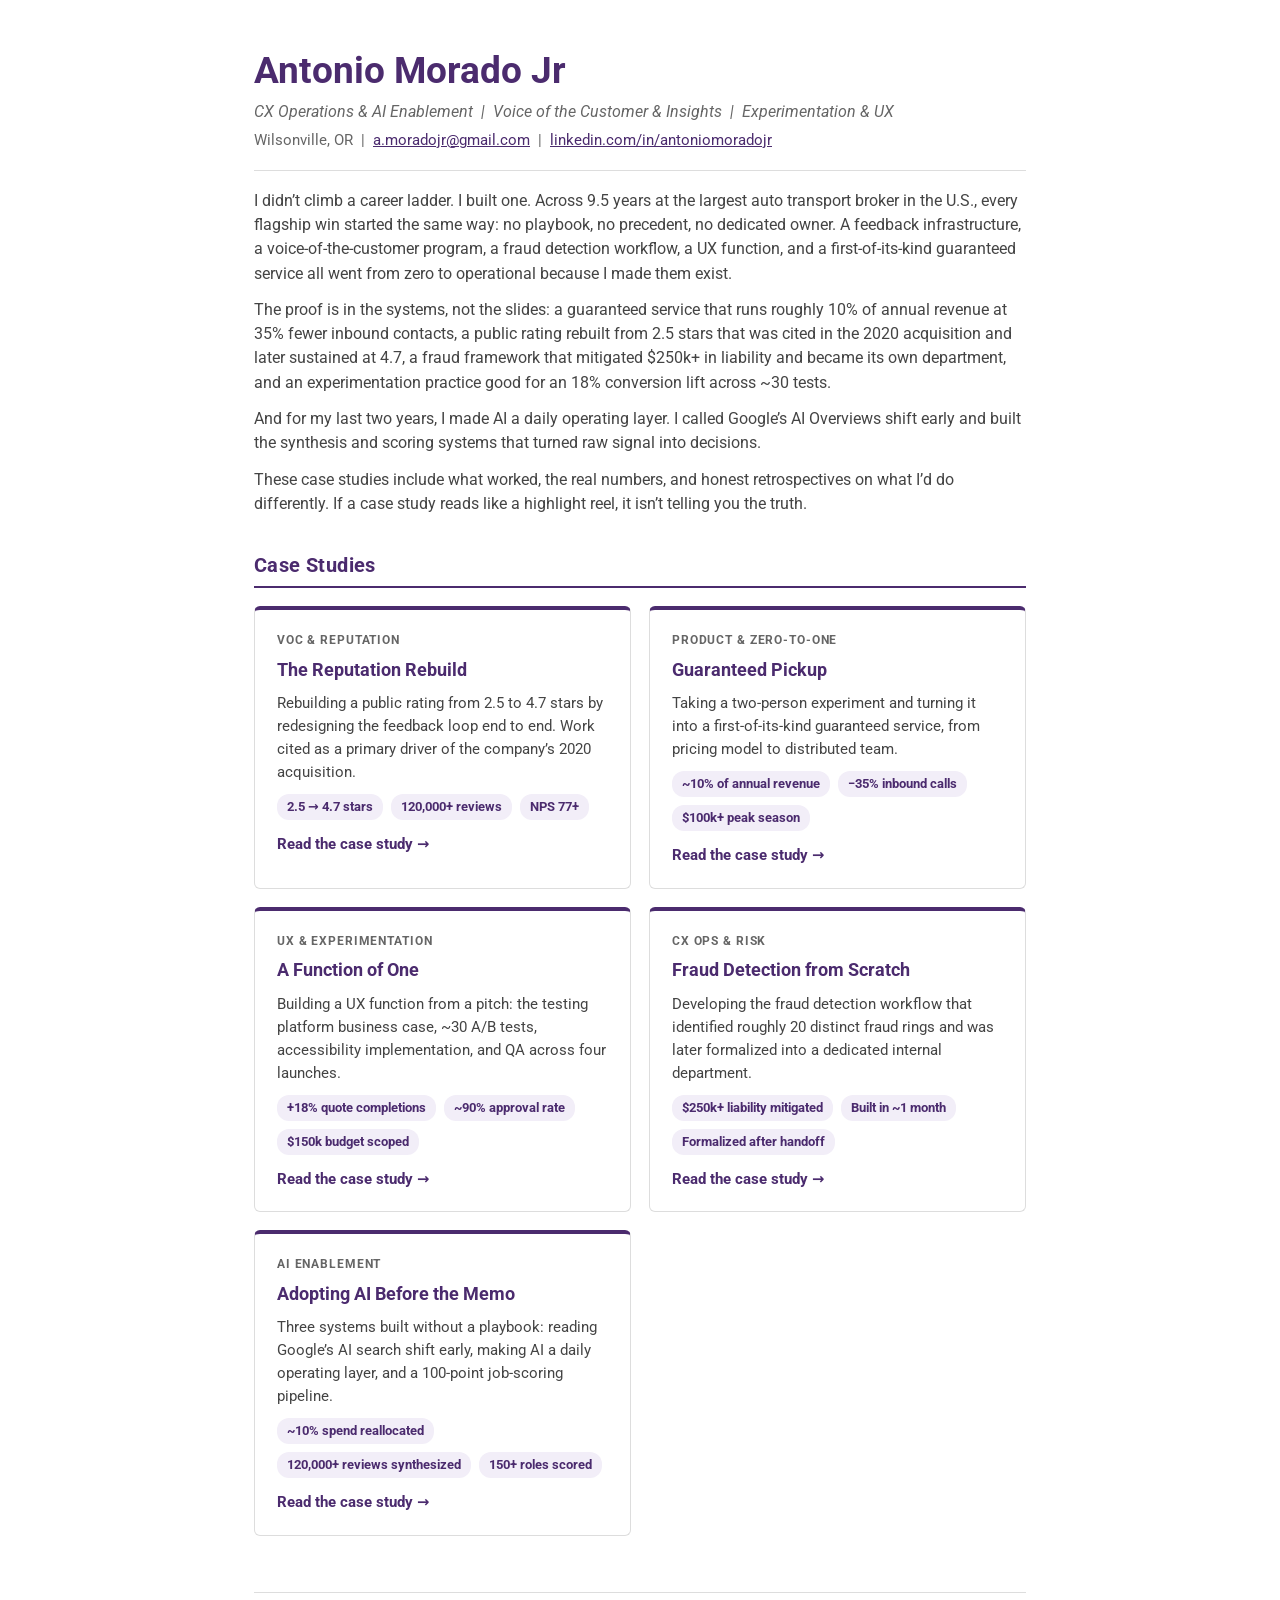
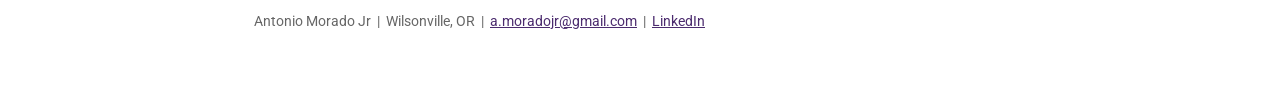
<file: index.html>
<!DOCTYPE html>
<html lang="en">
<head>
<meta charset="utf-8">
<meta name="viewport" content="width=device-width, initial-scale=1">
<title>Antonio Morado Jr | CX Operations &amp; AI Enablement &amp; Customer Insights</title>
<meta name="description" content="Zero-to-one builder: customer experience operations, AI enablement, voice of the customer, and UX experimentation . Case studies with real numbers and honest retrospectives.">
<link rel="preconnect" href="https://fonts.googleapis.com">
<link href="https://fonts.googleapis.com/css2?family=Roboto:ital,wght@0,400;0,500;0,700;1,400;1,500&display=swap" rel="stylesheet">
<link rel="stylesheet" href="style.css">
</head>
<body><div class="wrap">

<h1 class="hero-title">Antonio Morado Jr</h1>
<div class="hero-sub">CX Operations &amp; AI Enablement &nbsp;|&nbsp; Voice of the Customer &amp; Insights &nbsp;|&nbsp; Experimentation &amp; UX </div>
<div class="hero-contact">Wilsonville, OR &nbsp;|&nbsp; <a href="mailto:a.moradojr@gmail.com">a.moradojr@gmail.com</a> &nbsp;|&nbsp; <a href="https://linkedin.com/in/antoniomoradojr">linkedin.com/in/antoniomoradojr</a></div>
<hr class="divider">
<p>I didn&rsquo;t climb a career ladder. I built one. Across 9.5 years at the largest auto transport broker in the U.S., every flagship win started the same way: no playbook, no precedent, no dedicated owner. A feedback infrastructure, a voice-of-the-customer program, a fraud detection workflow, a UX function, and a first-of-its-kind guaranteed service all went from zero to operational because I made them exist.</p>
<p>The proof is in the systems, not the slides: a guaranteed service that runs roughly 10% of annual revenue at 35% fewer inbound contacts, a public rating rebuilt from 2.5 stars that was cited in the 2020 acquisition and later sustained at 4.7, a fraud framework that mitigated $250k+ in liability and became its own department, and an experimentation practice good for an 18% conversion lift across ~30 tests.</p>
<p>And for my last two years, I made AI a daily operating layer. I called Google&rsquo;s AI Overviews shift early and built the synthesis and scoring systems that turned raw signal into decisions.</p>
<p>These case studies include what worked, the real numbers, and honest retrospectives on what I&rsquo;d do differently. If a case study reads like a highlight reel, it isn&rsquo;t telling you the truth.</p>
<h2>Case Studies</h2>

<div class="cards">
<div class="card"><div class="cat">VOC &amp; Reputation</div><h3>The Reputation Rebuild</h3>
<p>Rebuilding a public rating from 2.5 to 4.7 stars by redesigning the feedback loop end to end. Work cited as a primary driver of the company&rsquo;s 2020 acquisition.</p>
<div class="chips"><span class="chip">2.5 &rarr; 4.7 stars</span><span class="chip">120,000+ reviews</span><span class="chip">NPS 77+</span></div>
<a class="go" href="reputation-rebuild.html">Read the case study &rarr;</a></div>

<div class="card"><div class="cat">Product &amp; Zero-to-One</div><h3>Guaranteed Pickup</h3>
<p>Taking a two-person experiment and turning it into a first-of-its-kind guaranteed service, from pricing model to distributed team.</p>
<div class="chips"><span class="chip">~10% of annual revenue</span><span class="chip">&minus;35% inbound calls</span><span class="chip">$100k+ peak season</span></div>
<a class="go" href="guaranteed-pickup.html">Read the case study &rarr;</a></div>

<div class="card"><div class="cat">UX &amp; Experimentation</div><h3>A Function of One</h3>
<p>Building a UX function from a pitch: the testing platform business case, ~30 A/B tests, accessibility implementation, and QA across four launches.</p>
<div class="chips"><span class="chip">+18% quote completions</span><span class="chip">~90% approval rate</span><span class="chip">$150k budget scoped</span></div>
<a class="go" href="building-the-ux-function.html">Read the case study &rarr;</a></div>

<div class="card"><div class="cat">CX Ops &amp; Risk</div><h3>Fraud Detection from Scratch</h3>
<p>Developing the fraud detection workflow that identified roughly 20 distinct fraud rings and was later formalized into a dedicated internal department.</p>
<div class="chips"><span class="chip">$250k+ liability mitigated</span><span class="chip">Built in ~1 month</span><span class="chip">Formalized after handoff</span></div>
<a class="go" href="fraud-detection.html">Read the case study &rarr;</a></div>

<div class="card"><div class="cat">AI Enablement</div><h3>Adopting AI Before the Memo</h3>
<p>Three systems built without a playbook: reading Google&rsquo;s AI search shift early, making AI a daily operating layer, and a 100-point job-scoring pipeline.</p>
<div class="chips"><span class="chip">~10% spend reallocated</span><span class="chip">120,000+ reviews synthesized</span><span class="chip">150+ roles scored</span></div>
<a class="go" href="ai-enablement.html">Read the case study &rarr;</a></div>
</div>

<footer>Antonio Morado Jr &nbsp;|&nbsp; Wilsonville, OR &nbsp;|&nbsp; <a href="mailto:a.moradojr@gmail.com">a.moradojr@gmail.com</a> &nbsp;|&nbsp; <a href="https://linkedin.com/in/antoniomoradojr">LinkedIn</a></footer>
</div></body></html>
</file>
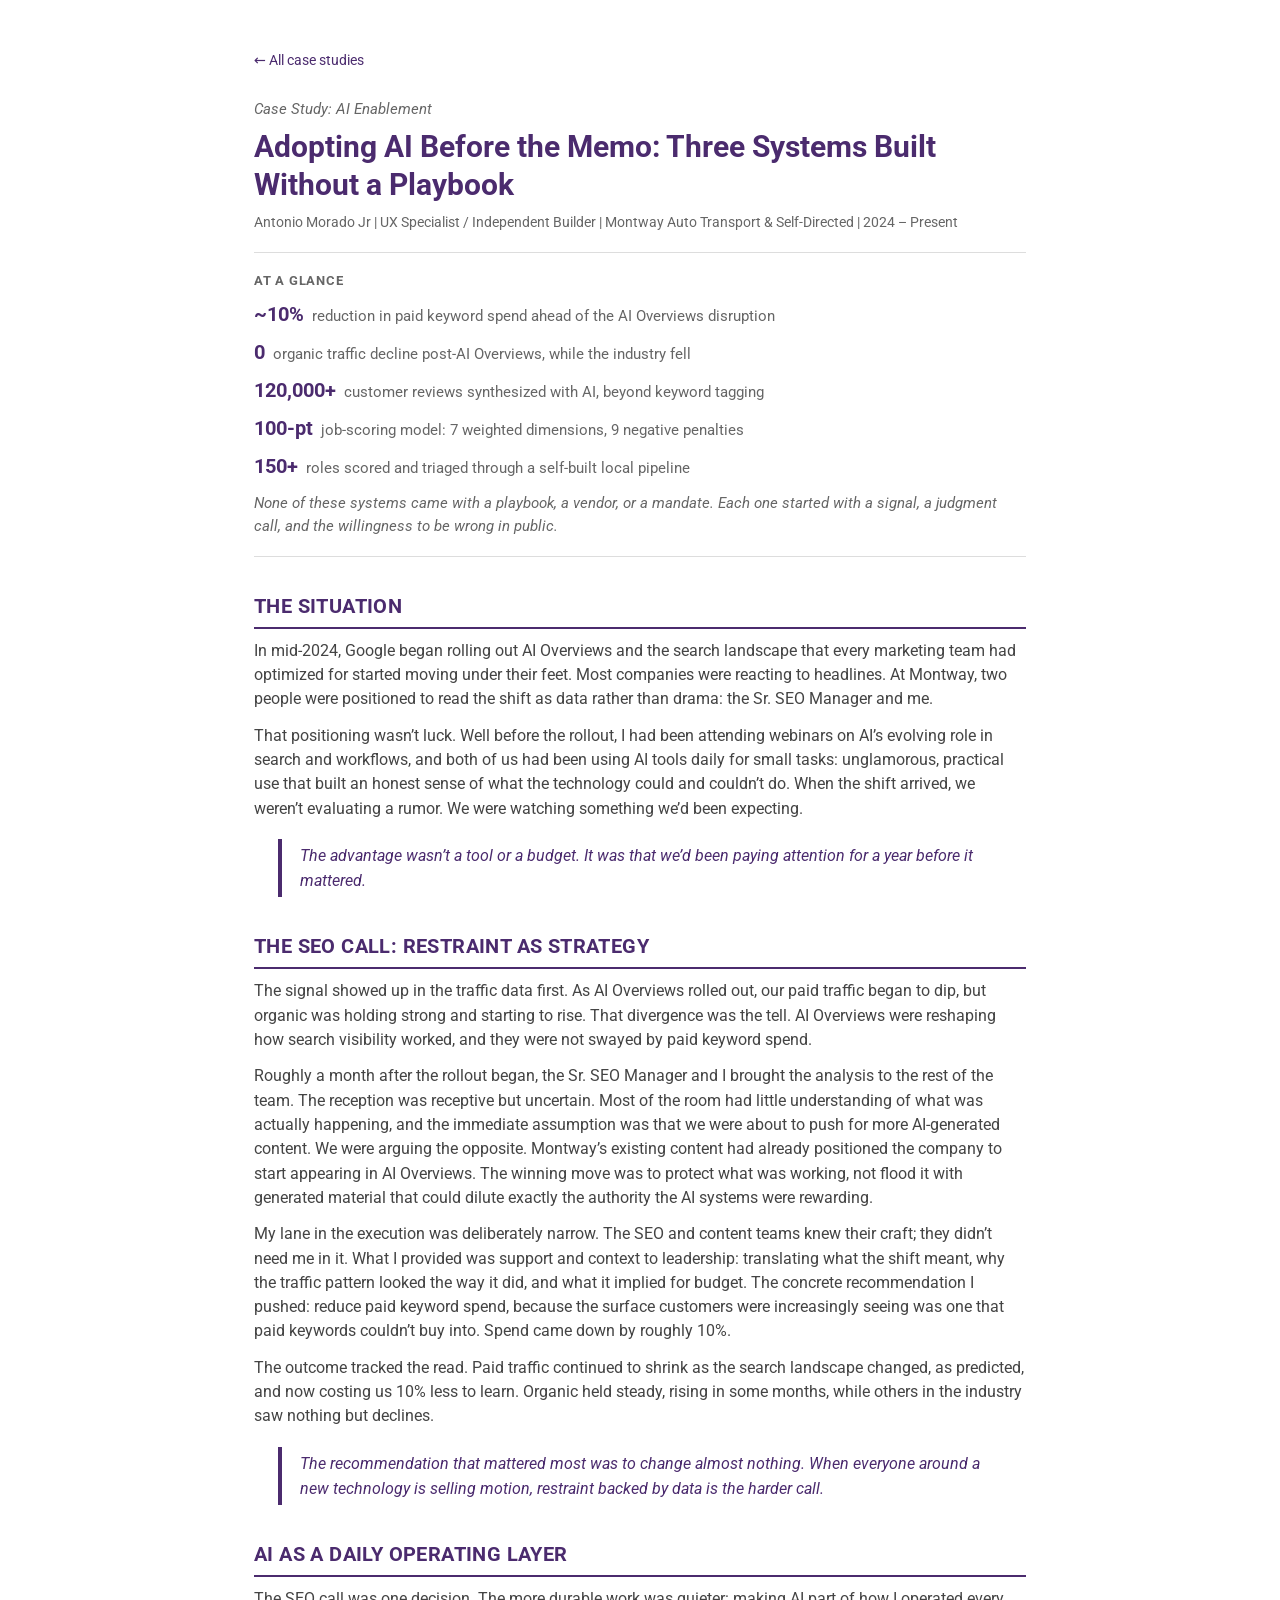
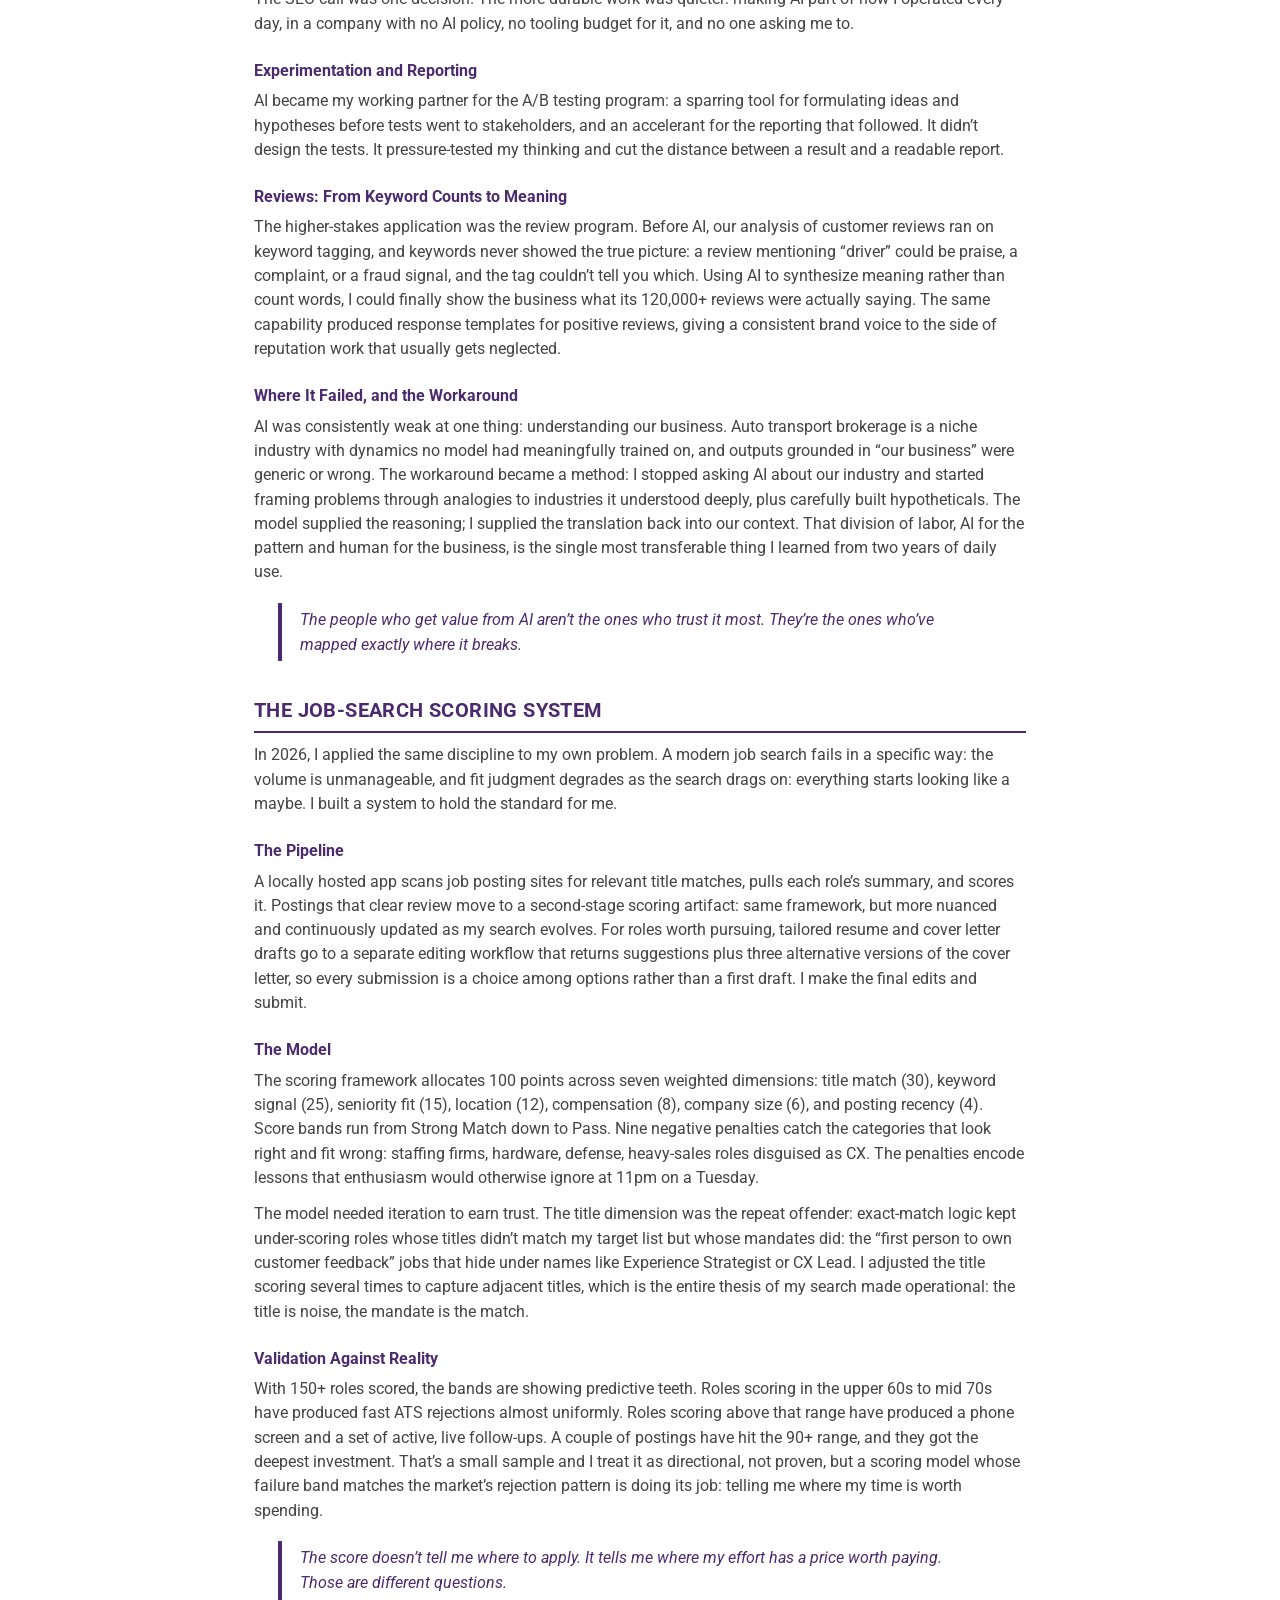
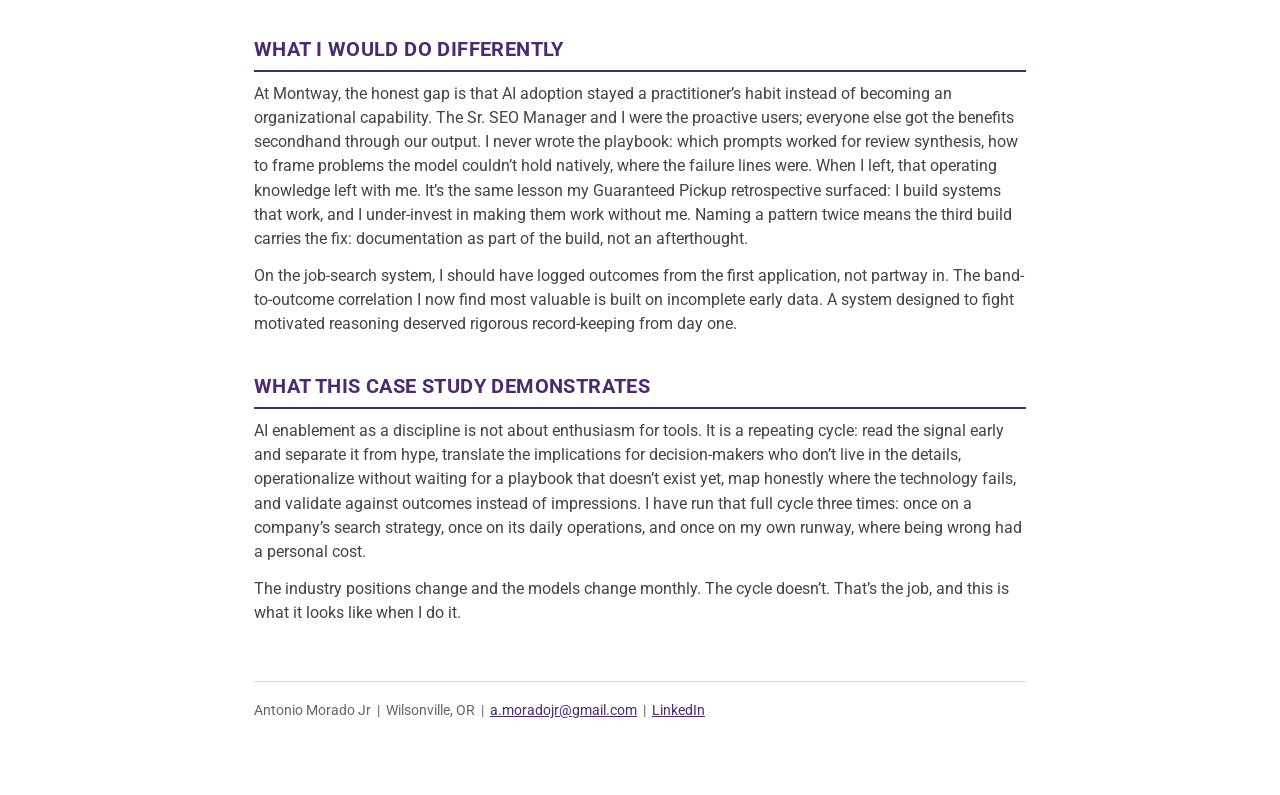
<file: ai-enablement.html>
<!DOCTYPE html>
<html lang="en">
<head>
<meta charset="utf-8">
<meta name="viewport" content="width=device-width, initial-scale=1">
<title>Case Study: AI Enablement | Antonio Morado Jr</title>
<meta name="description" content="Three AI systems built without a playbook: search strategy, daily operations, and a job-scoring pipeline.">
<link rel="preconnect" href="https://fonts.googleapis.com">
<link href="https://fonts.googleapis.com/css2?family=Roboto:ital,wght@0,400;0,500;0,700;1,400;1,500&display=swap" rel="stylesheet">
<link rel="stylesheet" href="style.css">
</head>
<body><div class="wrap">

<a class="backlink" href="index.html">&larr; All case studies</a>
<div class="kicker">Case Study: AI Enablement</div>
<h1>Adopting AI Before the Memo: Three Systems Built Without a Playbook</h1>
<div class="byline">Antonio Morado Jr  |  UX Specialist / Independent Builder  |  Montway Auto Transport &amp; Self-Directed  |  2024 – Present</div>
<hr class="divider">
<div class="glance-label">AT A GLANCE</div>
<div class="metric"><b>~10%</b>reduction in paid keyword spend ahead of the AI Overviews disruption</div>
<div class="metric"><b>0</b>organic traffic decline post-AI Overviews, while the industry fell</div>
<div class="metric"><b>120,000+</b>customer reviews synthesized with AI, beyond keyword tagging</div>
<div class="metric"><b>100-pt</b>job-scoring model: 7 weighted dimensions, 9 negative penalties</div>
<div class="metric"><b>150+</b>roles scored and triaged through a self-built local pipeline</div>
<div class="tagline">None of these systems came with a playbook, a vendor, or a mandate. Each one started with a signal, a judgment call, and the willingness to be wrong in public.</div>
<hr class="divider">
<h2>THE SITUATION</h2>
<p>In mid-2024, Google began rolling out AI Overviews and the search landscape that every marketing team had optimized for started moving under their feet. Most companies were reacting to headlines. At Montway, two people were positioned to read the shift as data rather than drama: the Sr. SEO Manager and me.</p>
<p>That positioning wasn’t luck. Well before the rollout, I had been attending webinars on AI’s evolving role in search and workflows, and both of us had been using AI tools daily for small tasks: unglamorous, practical use that built an honest sense of what the technology could and couldn’t do. When the shift arrived, we weren’t evaluating a rumor. We were watching something we’d been expecting.</p>
<blockquote>The advantage wasn’t a tool or a budget. It was that we’d been paying attention for a year before it mattered.</blockquote>
<h2>THE SEO CALL: RESTRAINT AS STRATEGY</h2>
<p>The signal showed up in the traffic data first. As AI Overviews rolled out, our paid traffic began to dip, but organic was holding strong and starting to rise. That divergence was the tell. AI Overviews were reshaping how search visibility worked, and they were not swayed by paid keyword spend.</p>
<p>Roughly a month after the rollout began, the Sr. SEO Manager and I brought the analysis to the rest of the team. The reception was receptive but uncertain. Most of the room had little understanding of what was actually happening, and the immediate assumption was that we were about to push for more AI-generated content. We were arguing the opposite. Montway’s existing content had already positioned the company to start appearing in AI Overviews. The winning move was to protect what was working, not flood it with generated material that could dilute exactly the authority the AI systems were rewarding.</p>
<p>My lane in the execution was deliberately narrow. The SEO and content teams knew their craft; they didn’t need me in it. What I provided was support and context to leadership: translating what the shift meant, why the traffic pattern looked the way it did, and what it implied for budget. The concrete recommendation I pushed: reduce paid keyword spend, because the surface customers were increasingly seeing was one that paid keywords couldn’t buy into. Spend came down by roughly 10%.</p>
<p>The outcome tracked the read. Paid traffic continued to shrink as the search landscape changed, as predicted, and now costing us 10% less to learn. Organic held steady, rising in some months, while others in the industry saw nothing but declines.</p>
<blockquote>The recommendation that mattered most was to change almost nothing. When everyone around a new technology is selling motion, restraint backed by data is the harder call.</blockquote>
<h2>AI AS A DAILY OPERATING LAYER</h2>
<p>The SEO call was one decision. The more durable work was quieter: making AI part of how I operated every day, in a company with no AI policy, no tooling budget for it, and no one asking me to.</p>
<h3>Experimentation and Reporting</h3>
<p>AI became my working partner for the A/B testing program: a sparring tool for formulating ideas and hypotheses before tests went to stakeholders, and an accelerant for the reporting that followed. It didn’t design the tests. It pressure-tested my thinking and cut the distance between a result and a readable report.</p>
<h3>Reviews: From Keyword Counts to Meaning</h3>
<p>The higher-stakes application was the review program. Before AI, our analysis of customer reviews ran on keyword tagging, and keywords never showed the true picture: a review mentioning “driver” could be praise, a complaint, or a fraud signal, and the tag couldn’t tell you which. Using AI to synthesize meaning rather than count words, I could finally show the business what its 120,000+ reviews were actually saying. The same capability produced response templates for positive reviews, giving a consistent brand voice to the side of reputation work that usually gets neglected.</p>
<h3>Where It Failed, and the Workaround</h3>
<p>AI was consistently weak at one thing: understanding our business. Auto transport brokerage is a niche industry with dynamics no model had meaningfully trained on, and outputs grounded in “our business” were generic or wrong. The workaround became a method: I stopped asking AI about our industry and started framing problems through analogies to industries it understood deeply, plus carefully built hypotheticals. The model supplied the reasoning; I supplied the translation back into our context. That division of labor, AI for the pattern and human for the business, is the single most transferable thing I learned from two years of daily use.</p>
<blockquote>The people who get value from AI aren’t the ones who trust it most. They’re the ones who’ve mapped exactly where it breaks.</blockquote>
<h2>THE JOB-SEARCH SCORING SYSTEM</h2>
<p>In 2026, I applied the same discipline to my own problem. A modern job search fails in a specific way: the volume is unmanageable, and fit judgment degrades as the search drags on: everything starts looking like a maybe. I built a system to hold the standard for me.</p>
<h3>The Pipeline</h3>
<p>A locally hosted app scans job posting sites for relevant title matches, pulls each role’s summary, and scores it. Postings that clear review move to a second-stage scoring artifact: same framework, but more nuanced and continuously updated as my search evolves. For roles worth pursuing, tailored resume and cover letter drafts go to a separate editing workflow that returns suggestions plus three alternative versions of the cover letter, so every submission is a choice among options rather than a first draft. I make the final edits and submit.</p>
<h3>The Model</h3>
<p>The scoring framework allocates 100 points across seven weighted dimensions: title match (30), keyword signal (25), seniority fit (15), location (12), compensation (8), company size (6), and posting recency (4). Score bands run from Strong Match down to Pass. Nine negative penalties catch the categories that look right and fit wrong: staffing firms, hardware, defense, heavy-sales roles disguised as CX. The penalties encode lessons that enthusiasm would otherwise ignore at 11pm on a Tuesday.</p>
<p>The model needed iteration to earn trust. The title dimension was the repeat offender: exact-match logic kept under-scoring roles whose titles didn’t match my target list but whose mandates did: the “first person to own customer feedback” jobs that hide under names like Experience Strategist or CX Lead. I adjusted the title scoring several times to capture adjacent titles, which is the entire thesis of my search made operational: the title is noise, the mandate is the match.</p>
<h3>Validation Against Reality</h3>
<p>With 150+ roles scored, the bands are showing predictive teeth. Roles scoring in the upper 60s to mid 70s have produced fast ATS rejections almost uniformly. Roles scoring above that range have produced a phone screen and a set of active, live follow-ups. A couple of postings have hit the 90+ range, and they got the deepest investment. That’s a small sample and I treat it as directional, not proven, but a scoring model whose failure band matches the market’s rejection pattern is doing its job: telling me where my time is worth spending.</p>
<blockquote>The score doesn’t tell me where to apply. It tells me where my effort has a price worth paying. Those are different questions.</blockquote>
<h2>WHAT I WOULD DO DIFFERENTLY</h2>
<p>At Montway, the honest gap is that AI adoption stayed a practitioner’s habit instead of becoming an organizational capability. The Sr. SEO Manager and I were the proactive users; everyone else got the benefits secondhand through our output. I never wrote the playbook: which prompts worked for review synthesis, how to frame problems the model couldn’t hold natively, where the failure lines were. When I left, that operating knowledge left with me. It’s the same lesson my Guaranteed Pickup retrospective surfaced: I build systems that work, and I under-invest in making them work without me. Naming a pattern twice means the third build carries the fix: documentation as part of the build, not an afterthought.</p>
<p>On the job-search system, I should have logged outcomes from the first application, not partway in. The band-to-outcome correlation I now find most valuable is built on incomplete early data. A system designed to fight motivated reasoning deserved rigorous record-keeping from day one.</p>
<h2>WHAT THIS CASE STUDY DEMONSTRATES</h2>
<p>AI enablement as a discipline is not about enthusiasm for tools. It is a repeating cycle: read the signal early and separate it from hype, translate the implications for decision-makers who don’t live in the details, operationalize without waiting for a playbook that doesn’t exist yet, map honestly where the technology fails, and validate against outcomes instead of impressions. I have run that full cycle three times: once on a company’s search strategy, once on its daily operations, and once on my own runway, where being wrong had a personal cost.</p>
<p>The industry positions change and the models change monthly. The cycle doesn’t. That’s the job, and this is what it looks like when I do it.</p>
<footer>Antonio Morado Jr &nbsp;|&nbsp; Wilsonville, OR &nbsp;|&nbsp; <a href="mailto:a.moradojr@gmail.com">a.moradojr@gmail.com</a> &nbsp;|&nbsp; <a href="https://linkedin.com/in/antoniomoradojr">LinkedIn</a></footer>
</div></body></html>
</file>
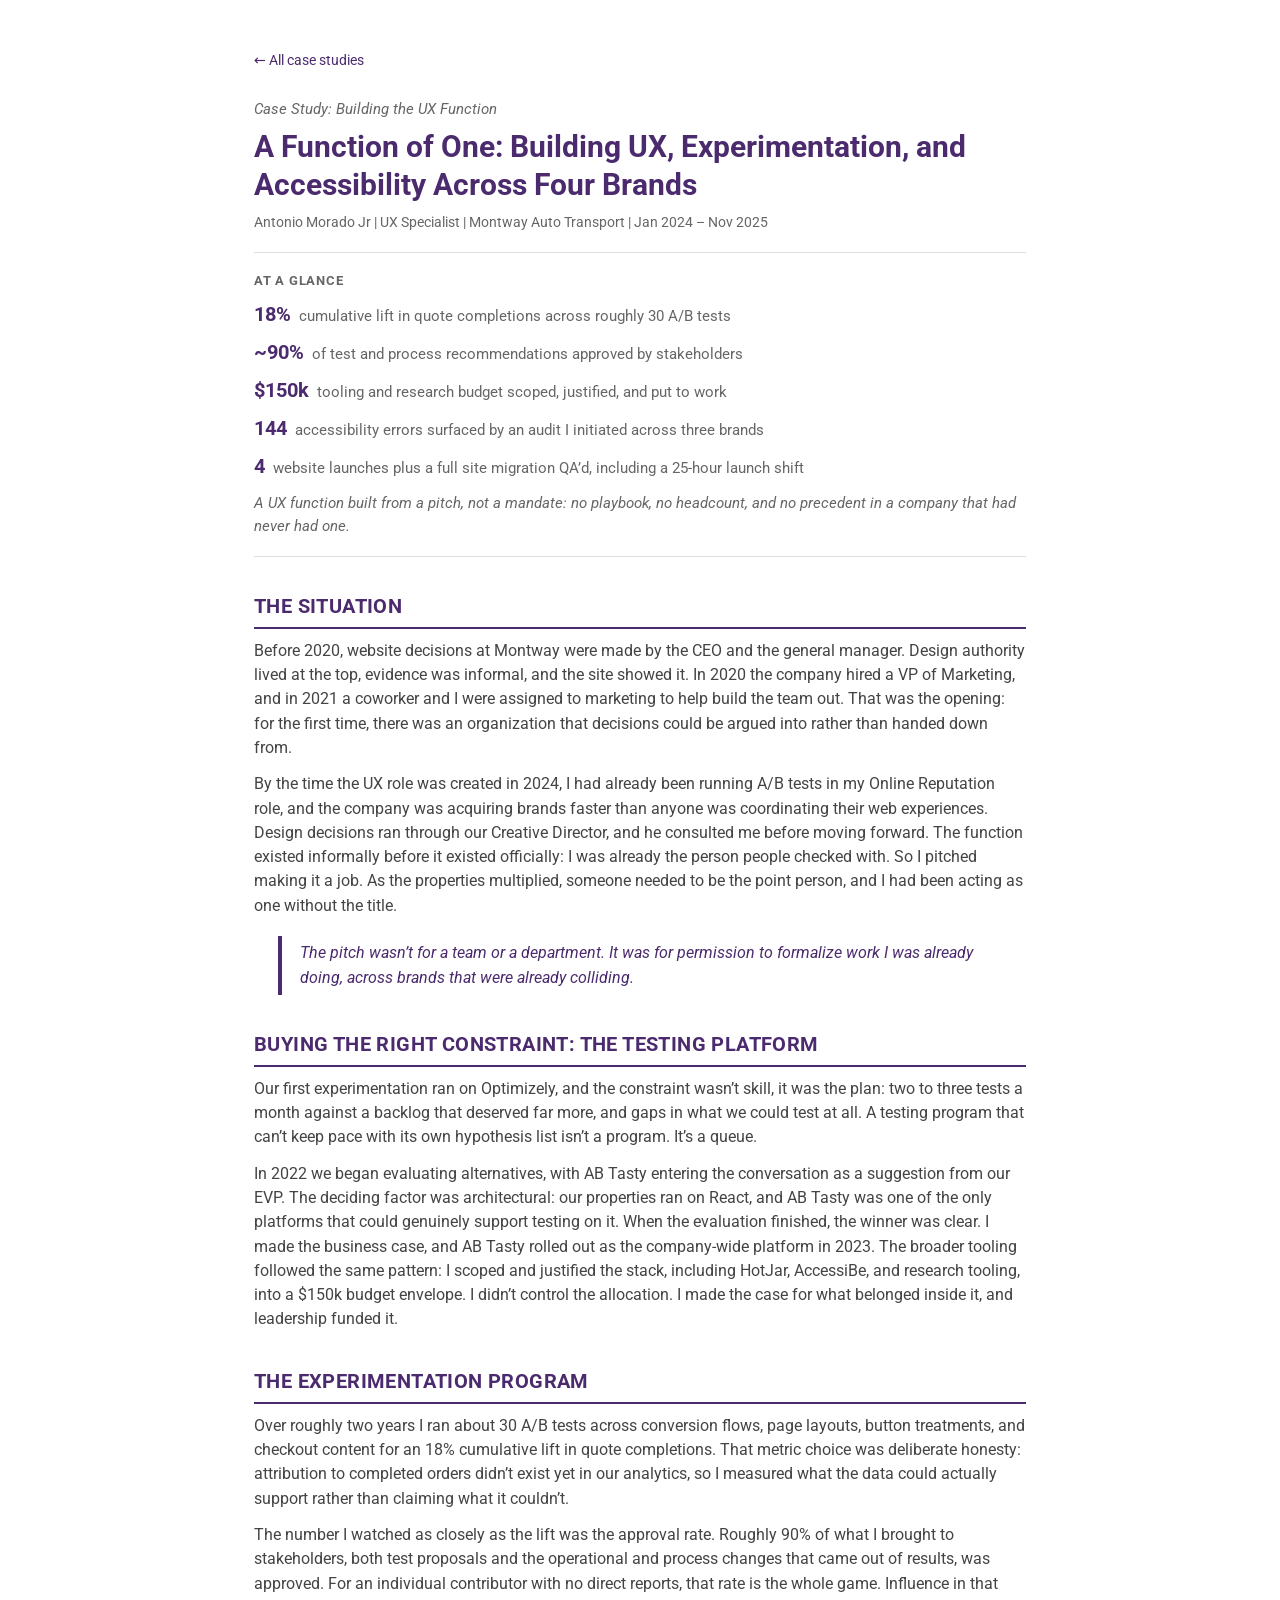
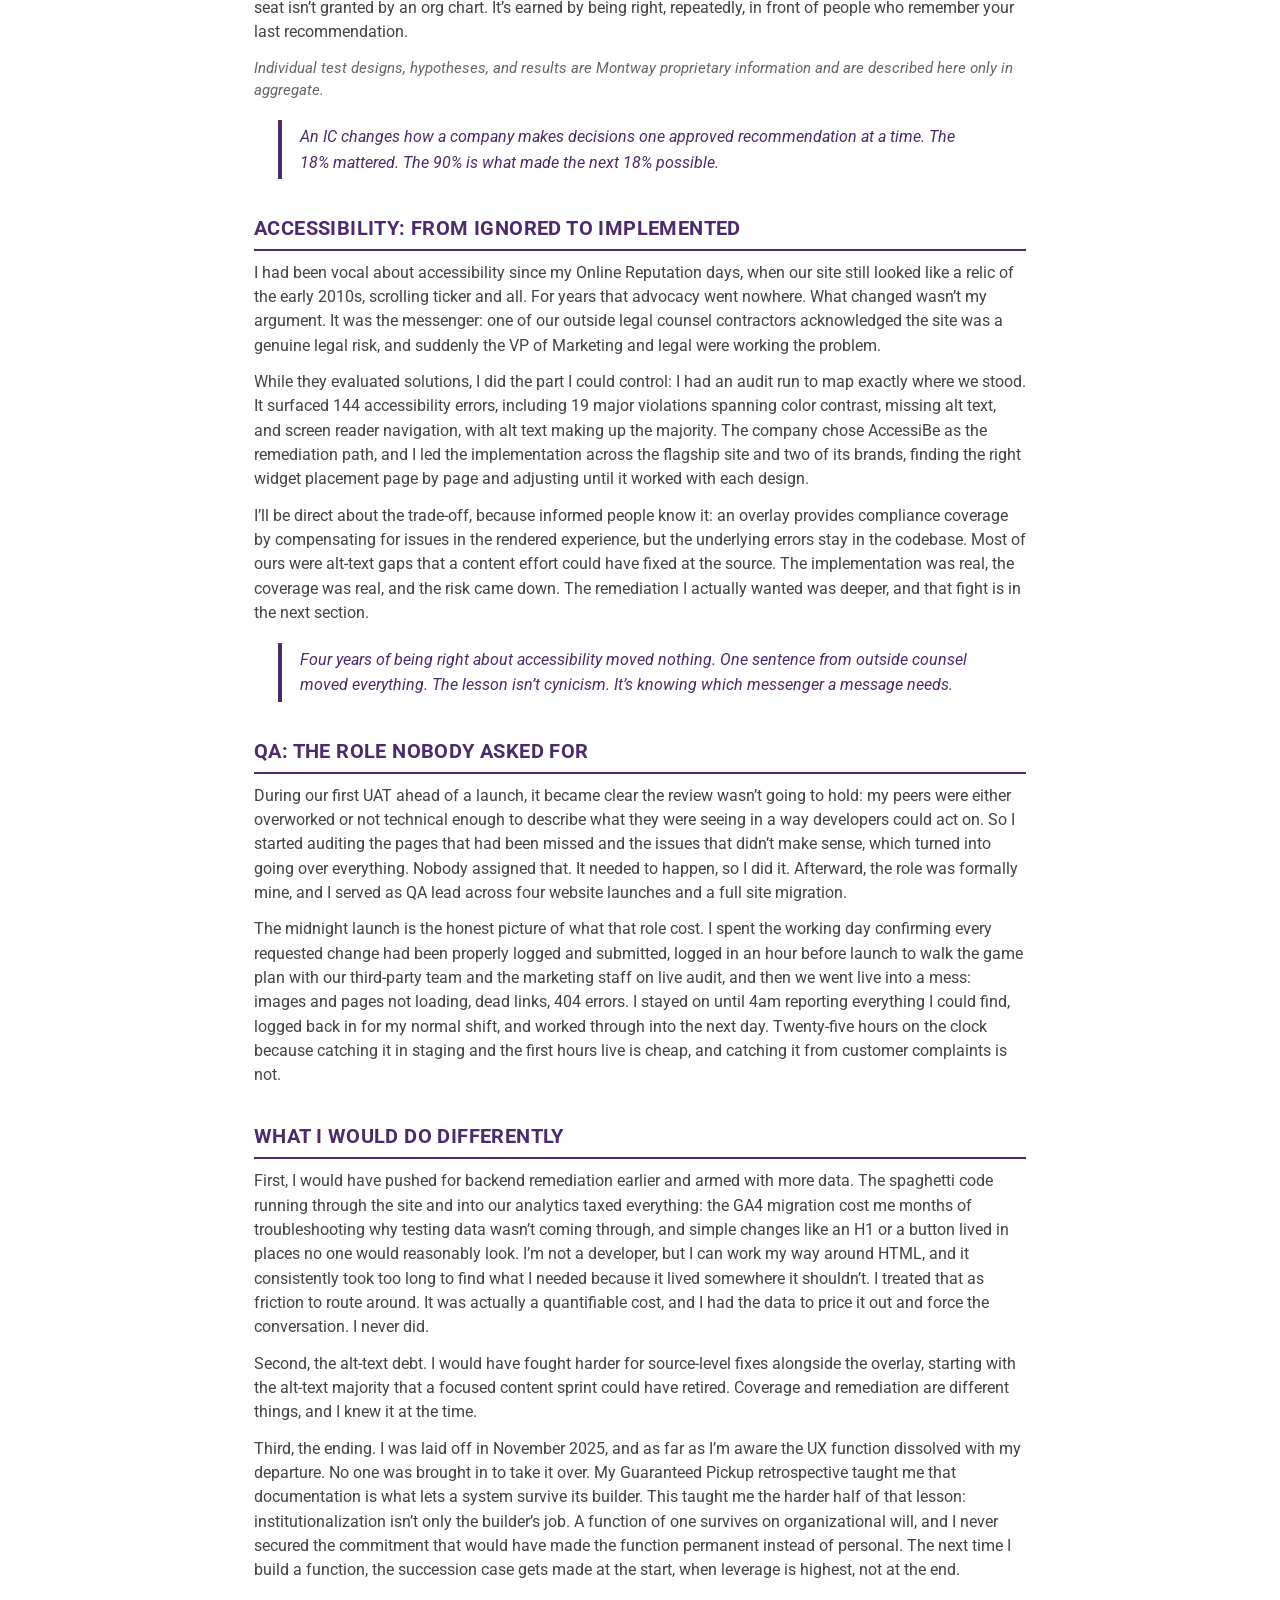
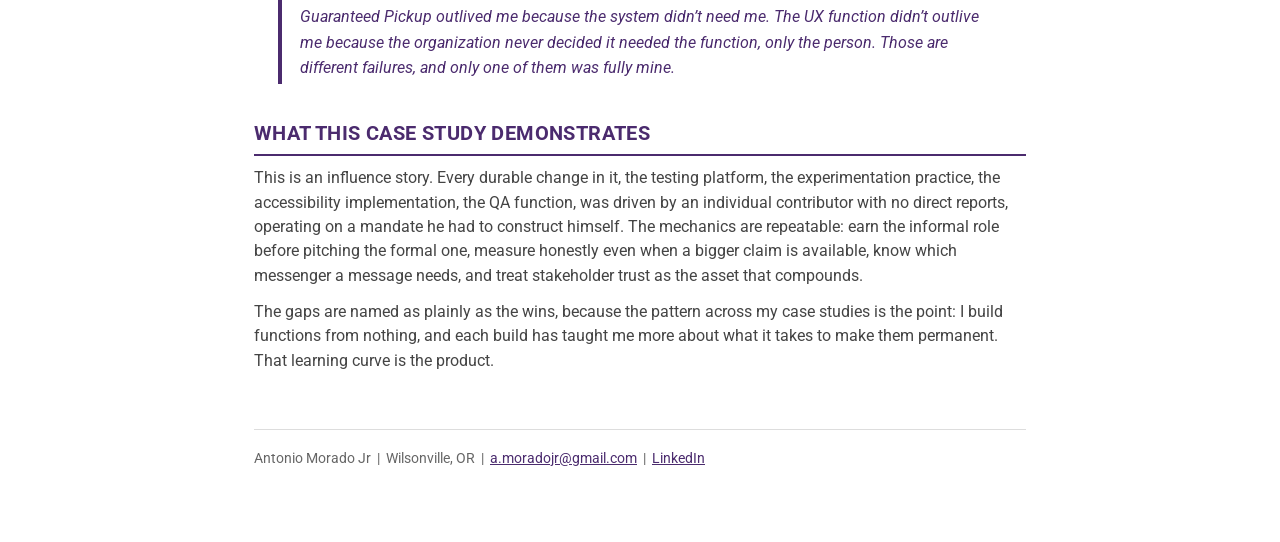
<file: building-the-ux-function.html>
<!DOCTYPE html>
<html lang="en">
<head>
<meta charset="utf-8">
<meta name="viewport" content="width=device-width, initial-scale=1">
<title>Case Study: Building the UX Function | Antonio Morado Jr</title>
<meta name="description" content="Building UX, experimentation, and accessibility across four brands as a function of one.">
<link rel="preconnect" href="https://fonts.googleapis.com">
<link href="https://fonts.googleapis.com/css2?family=Roboto:ital,wght@0,400;0,500;0,700;1,400;1,500&display=swap" rel="stylesheet">
<link rel="stylesheet" href="style.css">
</head>
<body><div class="wrap">

<a class="backlink" href="index.html">&larr; All case studies</a>
<div class="kicker">Case Study: Building the UX Function</div>
<h1>A Function of One: Building UX, Experimentation, and Accessibility Across Four Brands</h1>
<div class="byline">Antonio Morado Jr  |  UX Specialist  |  Montway Auto Transport  |  Jan 2024 – Nov 2025</div>
<hr class="divider">
<div class="glance-label">AT A GLANCE</div>
<div class="metric"><b>18%</b>cumulative lift in quote completions across roughly 30 A/B tests</div>
<div class="metric"><b>~90%</b>of test and process recommendations approved by stakeholders</div>
<div class="metric"><b>$150k</b>tooling and research budget scoped, justified, and put to work</div>
<div class="metric"><b>144</b>accessibility errors surfaced by an audit I initiated across three brands</div>
<div class="metric"><b>4</b>website launches plus a full site migration QA’d, including a 25-hour launch shift</div>
<div class="tagline">A UX function built from a pitch, not a mandate: no playbook, no headcount, and no precedent in a company that had never had one.</div>
<hr class="divider">
<h2>THE SITUATION</h2>
<p>Before 2020, website decisions at Montway were made by the CEO and the general manager. Design authority lived at the top, evidence was informal, and the site showed it. In 2020 the company hired a VP of Marketing, and in 2021 a coworker and I were assigned to marketing to help build the team out. That was the opening: for the first time, there was an organization that decisions could be argued into rather than handed down from.</p>
<p>By the time the UX role was created in 2024, I had already been running A/B tests in my Online Reputation role, and the company was acquiring brands faster than anyone was coordinating their web experiences. Design decisions ran through our Creative Director, and he consulted me before moving forward. The function existed informally before it existed officially: I was already the person people checked with. So I pitched making it a job. As the properties multiplied, someone needed to be the point person, and I had been acting as one without the title.</p>
<blockquote>The pitch wasn’t for a team or a department. It was for permission to formalize work I was already doing, across brands that were already colliding.</blockquote>
<h2>BUYING THE RIGHT CONSTRAINT: THE TESTING PLATFORM</h2>
<p>Our first experimentation ran on Optimizely, and the constraint wasn’t skill, it was the plan: two to three tests a month against a backlog that deserved far more, and gaps in what we could test at all. A testing program that can’t keep pace with its own hypothesis list isn’t a program. It’s a queue.</p>
<p>In 2022 we began evaluating alternatives, with AB Tasty entering the conversation as a suggestion from our EVP. The deciding factor was architectural: our properties ran on React, and AB Tasty was one of the only platforms that could genuinely support testing on it. When the evaluation finished, the winner was clear. I made the business case, and AB Tasty rolled out as the company-wide platform in 2023. The broader tooling followed the same pattern: I scoped and justified the stack, including HotJar, AccessiBe, and research tooling, into a $150k budget envelope. I didn’t control the allocation. I made the case for what belonged inside it, and leadership funded it.</p>
<h2>THE EXPERIMENTATION PROGRAM</h2>
<p>Over roughly two years I ran about 30 A/B tests across conversion flows, page layouts, button treatments, and checkout content for an 18% cumulative lift in quote completions. That metric choice was deliberate honesty: attribution to completed orders didn’t exist yet in our analytics, so I measured what the data could actually support rather than claiming what it couldn’t.</p>
<p>The number I watched as closely as the lift was the approval rate. Roughly 90% of what I brought to stakeholders, both test proposals and the operational and process changes that came out of results, was approved. For an individual contributor with no direct reports, that rate is the whole game. Influence in that seat isn’t granted by an org chart. It’s earned by being right, repeatedly, in front of people who remember your last recommendation.</p>
<div class="tagline">Individual test designs, hypotheses, and results are Montway proprietary information and are described here only in aggregate.</div>
<blockquote>An IC changes how a company makes decisions one approved recommendation at a time. The 18% mattered. The 90% is what made the next 18% possible.</blockquote>
<h2>ACCESSIBILITY: FROM IGNORED TO IMPLEMENTED</h2>
<p>I had been vocal about accessibility since my Online Reputation days, when our site still looked like a relic of the early 2010s, scrolling ticker and all. For years that advocacy went nowhere. What changed wasn’t my argument. It was the messenger: one of our outside legal counsel contractors acknowledged the site was a genuine legal risk, and suddenly the VP of Marketing and legal were working the problem.</p>
<p>While they evaluated solutions, I did the part I could control: I had an audit run to map exactly where we stood. It surfaced 144 accessibility errors, including 19 major violations spanning color contrast, missing alt text, and screen reader navigation, with alt text making up the majority. The company chose AccessiBe as the remediation path, and I led the implementation across the flagship site and two of its brands, finding the right widget placement page by page and adjusting until it worked with each design.</p>
<p>I’ll be direct about the trade-off, because informed people know it: an overlay provides compliance coverage by compensating for issues in the rendered experience, but the underlying errors stay in the codebase. Most of ours were alt-text gaps that a content effort could have fixed at the source. The implementation was real, the coverage was real, and the risk came down. The remediation I actually wanted was deeper, and that fight is in the next section.</p>
<blockquote>Four years of being right about accessibility moved nothing. One sentence from outside counsel moved everything. The lesson isn’t cynicism. It’s knowing which messenger a message needs.</blockquote>
<h2>QA: THE ROLE NOBODY ASKED FOR</h2>
<p>During our first UAT ahead of a launch, it became clear the review wasn’t going to hold: my peers were either overworked or not technical enough to describe what they were seeing in a way developers could act on. So I started auditing the pages that had been missed and the issues that didn’t make sense, which turned into going over everything. Nobody assigned that. It needed to happen, so I did it. Afterward, the role was formally mine, and I served as QA lead across four website launches and a full site migration.</p>
<p>The midnight launch is the honest picture of what that role cost. I spent the working day confirming every requested change had been properly logged and submitted, logged in an hour before launch to walk the game plan with our third-party team and the marketing staff on live audit, and then we went live into a mess: images and pages not loading, dead links, 404 errors. I stayed on until 4am reporting everything I could find, logged back in for my normal shift, and worked through into the next day. Twenty-five hours on the clock because catching it in staging and the first hours live is cheap, and catching it from customer complaints is not.</p>
<h2>WHAT I WOULD DO DIFFERENTLY</h2>
<p>First, I would have pushed for backend remediation earlier and armed with more data. The spaghetti code running through the site and into our analytics taxed everything: the GA4 migration cost me months of troubleshooting why testing data wasn’t coming through, and simple changes like an H1 or a button lived in places no one would reasonably look. I’m not a developer, but I can work my way around HTML, and it consistently took too long to find what I needed because it lived somewhere it shouldn’t. I treated that as friction to route around. It was actually a quantifiable cost, and I had the data to price it out and force the conversation. I never did.</p>
<p>Second, the alt-text debt. I would have fought harder for source-level fixes alongside the overlay, starting with the alt-text majority that a focused content sprint could have retired. Coverage and remediation are different things, and I knew it at the time.</p>
<p>Third, the ending. I was laid off in November 2025, and as far as I’m aware the UX function dissolved with my departure. No one was brought in to take it over. My Guaranteed Pickup retrospective taught me that documentation is what lets a system survive its builder. This taught me the harder half of that lesson: institutionalization isn’t only the builder’s job. A function of one survives on organizational will, and I never secured the commitment that would have made the function permanent instead of personal. The next time I build a function, the succession case gets made at the start, when leverage is highest, not at the end.</p>
<blockquote>Guaranteed Pickup outlived me because the system didn’t need me. The UX function didn’t outlive me because the organization never decided it needed the function, only the person. Those are different failures, and only one of them was fully mine.</blockquote>
<h2>WHAT THIS CASE STUDY DEMONSTRATES</h2>
<p>This is an influence story. Every durable change in it, the testing platform, the experimentation practice, the accessibility implementation, the QA function, was driven by an individual contributor with no direct reports, operating on a mandate he had to construct himself. The mechanics are repeatable: earn the informal role before pitching the formal one, measure honestly even when a bigger claim is available, know which messenger a message needs, and treat stakeholder trust as the asset that compounds.</p>
<p>The gaps are named as plainly as the wins, because the pattern across my case studies is the point: I build functions from nothing, and each build has taught me more about what it takes to make them permanent. That learning curve is the product.</p>
<footer>Antonio Morado Jr &nbsp;|&nbsp; Wilsonville, OR &nbsp;|&nbsp; <a href="mailto:a.moradojr@gmail.com">a.moradojr@gmail.com</a> &nbsp;|&nbsp; <a href="https://linkedin.com/in/antoniomoradojr">LinkedIn</a></footer>
</div></body></html>
</file>
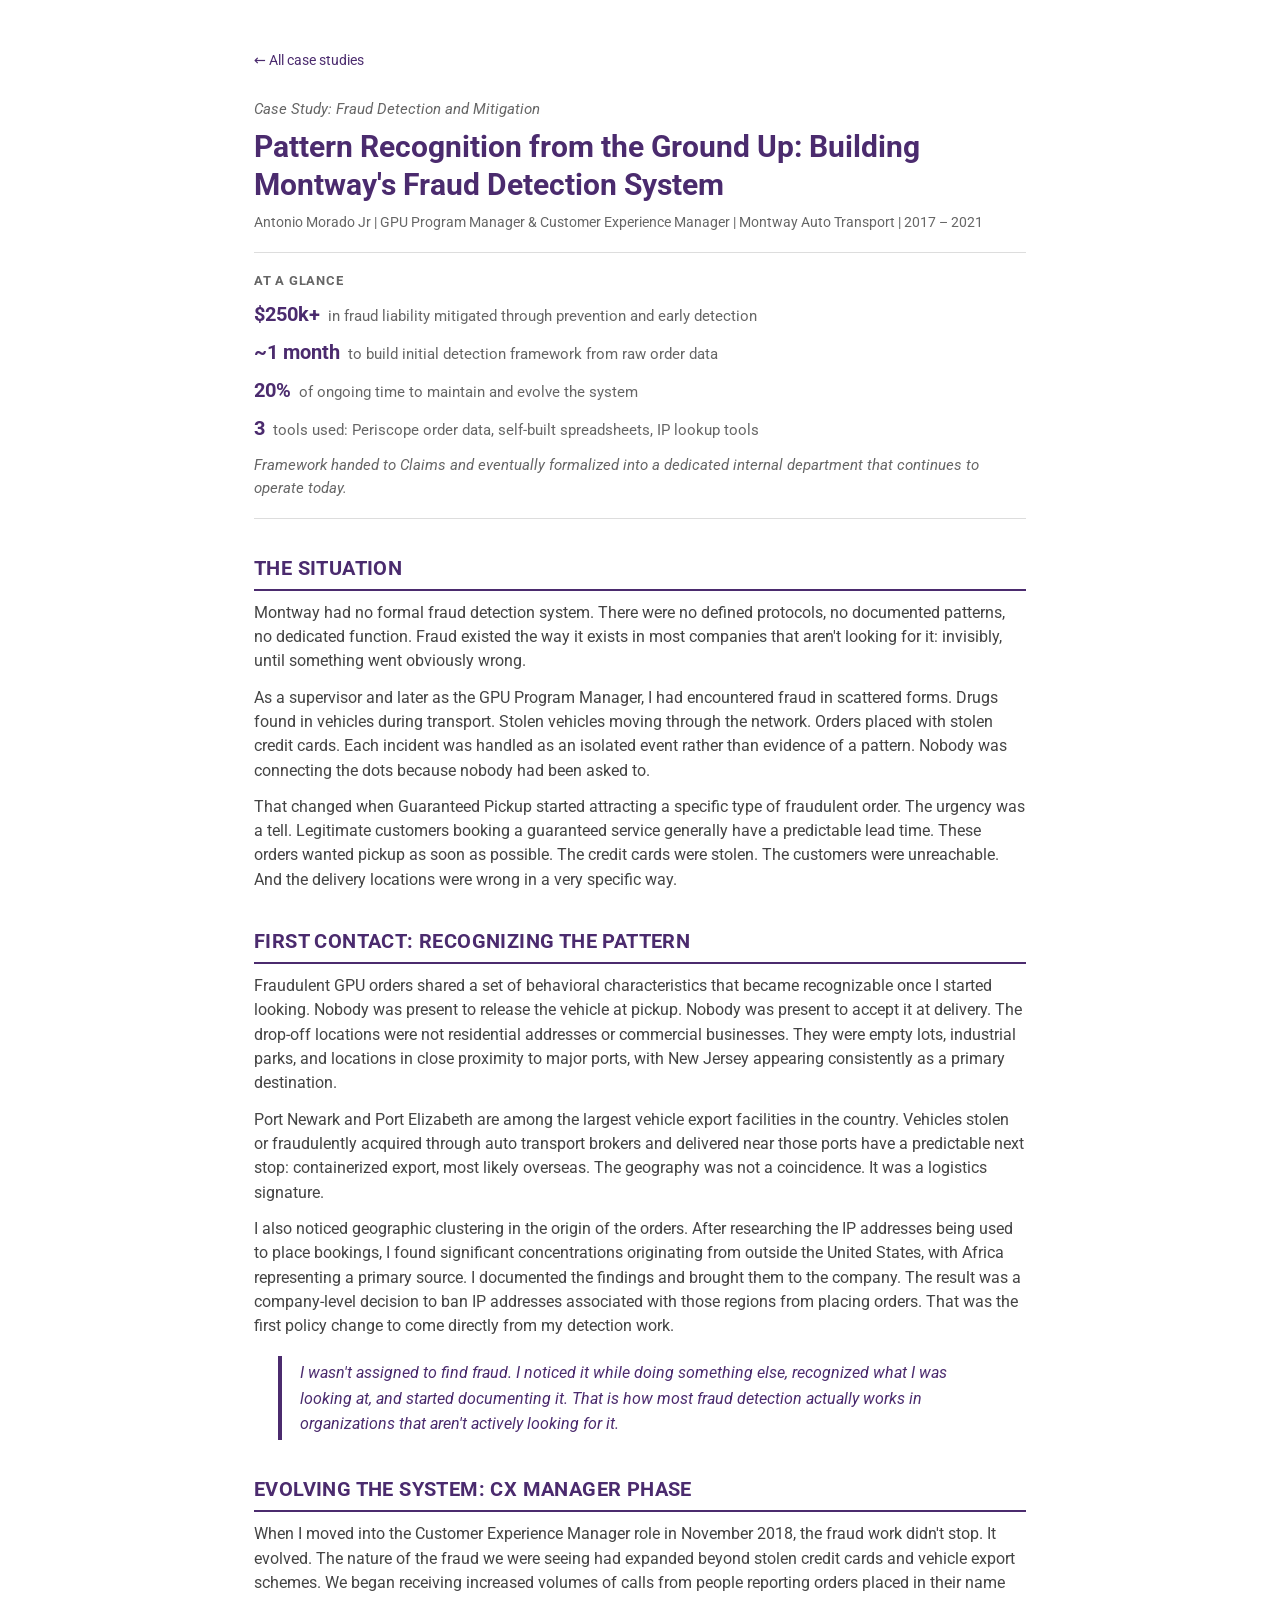
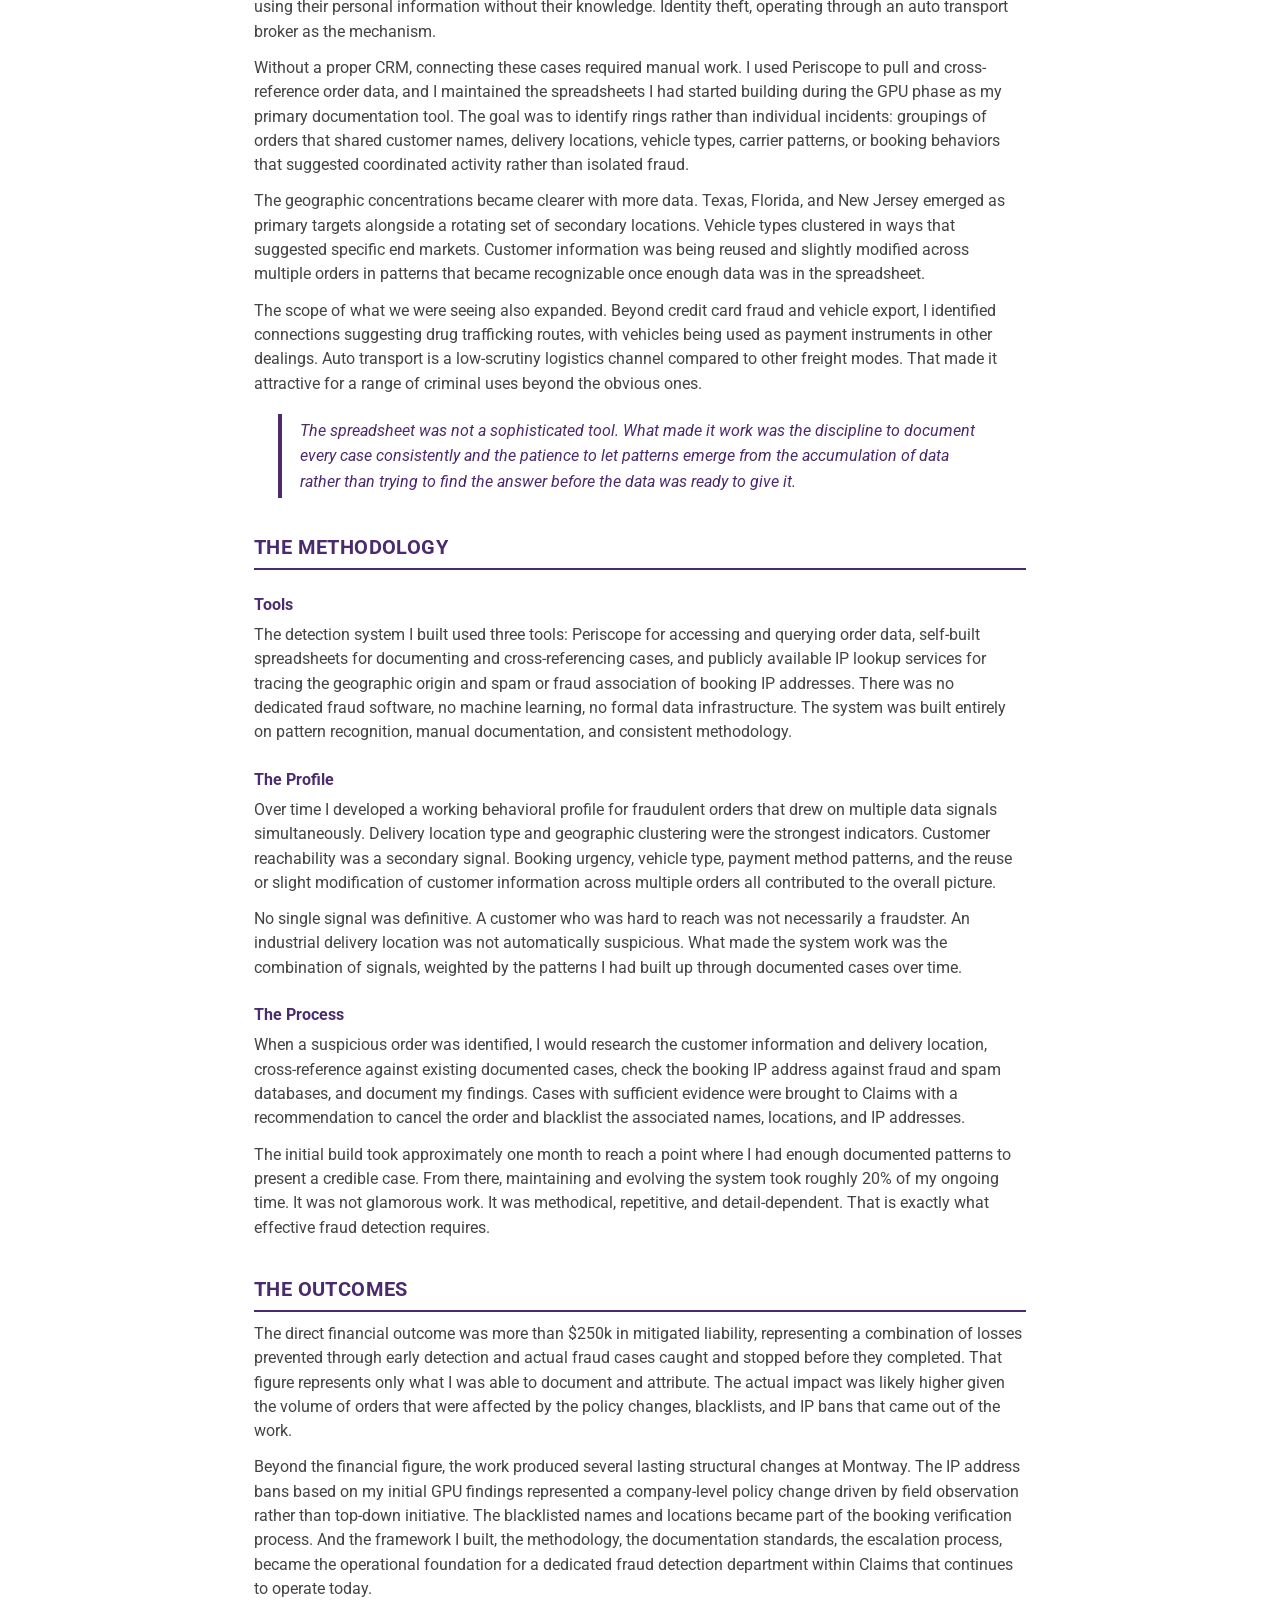
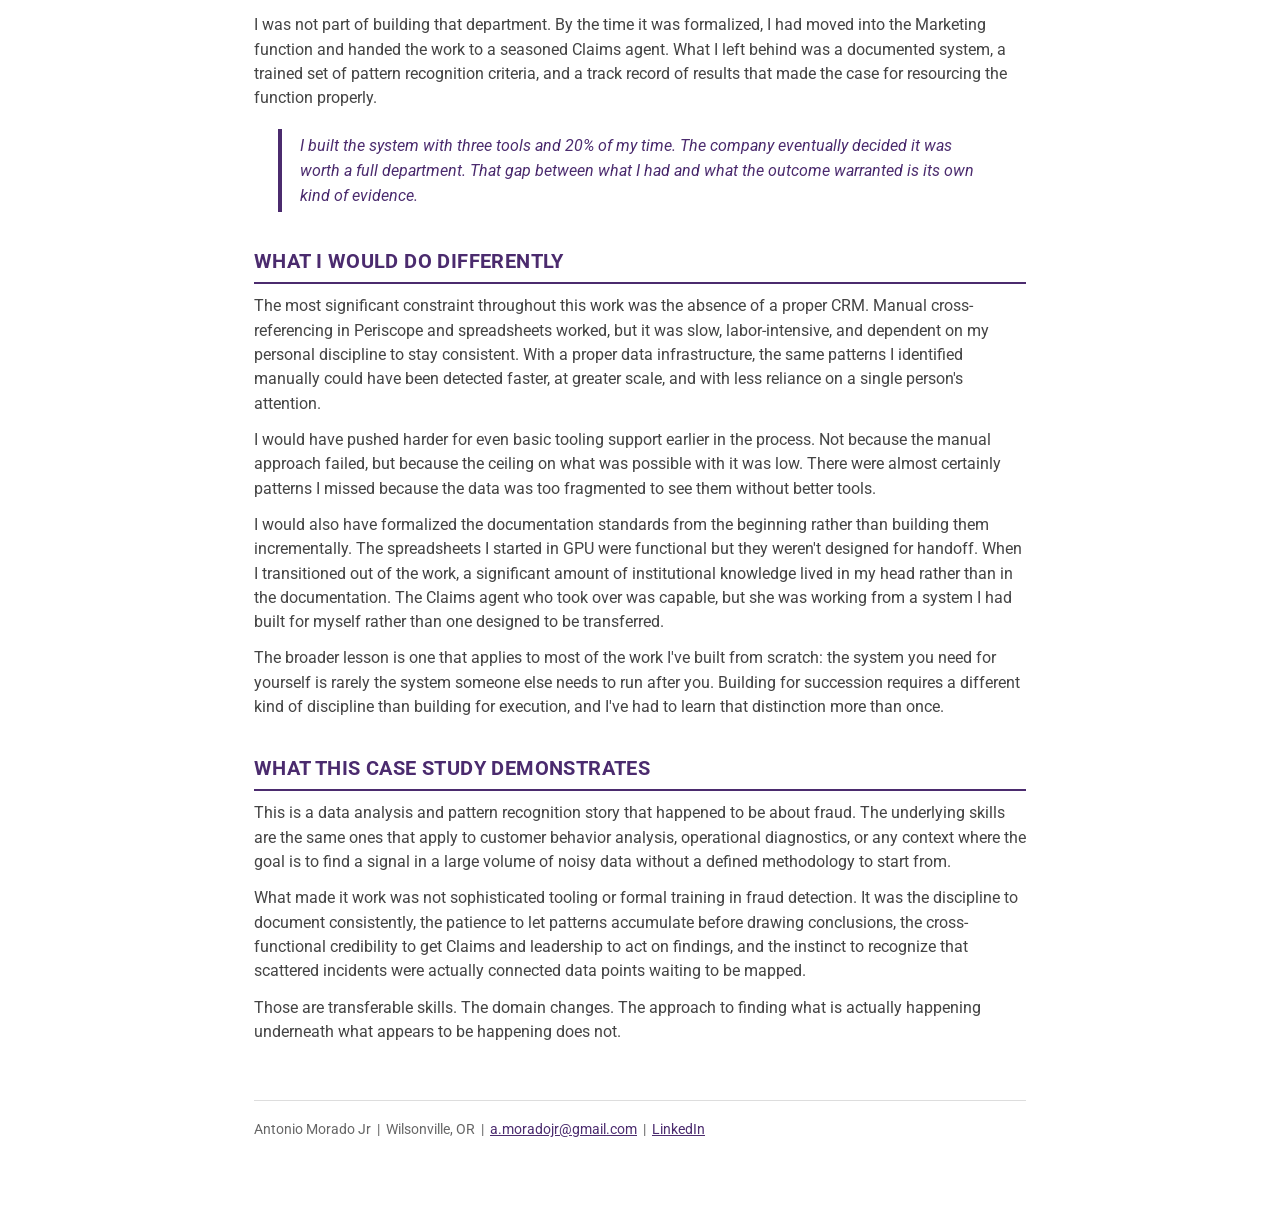
<file: fraud-detection.html>
<!DOCTYPE html>
<html lang="en">
<head>
<meta charset="utf-8">
<meta name="viewport" content="width=device-width, initial-scale=1">
<title>Case Study: Fraud Detection and Mitigation | Antonio Morado Jr</title>
<meta name="description" content="Building a fraud detection system from raw order data, later formalized into a dedicated department.">
<link rel="preconnect" href="https://fonts.googleapis.com">
<link href="https://fonts.googleapis.com/css2?family=Roboto:ital,wght@0,400;0,500;0,700;1,400;1,500&display=swap" rel="stylesheet">
<link rel="stylesheet" href="style.css">
</head>
<body><div class="wrap">

<a class="backlink" href="index.html">&larr; All case studies</a>
<div class="kicker">Case Study: Fraud Detection and Mitigation</div>
<h1>Pattern Recognition from the Ground Up: Building Montway&#x27;s Fraud Detection System</h1>
<div class="byline">Antonio Morado Jr  |  GPU Program Manager &amp; Customer Experience Manager  |  Montway Auto Transport  |  2017 – 2021</div>
<hr class="divider">
<div class="glance-label">AT A GLANCE</div>
<div class="metric"><b>$250k+</b>in fraud liability mitigated through prevention and early detection</div>
<div class="metric"><b>~1 month</b>to build initial detection framework from raw order data</div>
<div class="metric"><b>20%</b>of ongoing time to maintain and evolve the system</div>
<div class="metric"><b>3</b>tools used: Periscope order data, self-built spreadsheets, IP lookup tools</div>
<div class="tagline">Framework handed to Claims and eventually formalized into a dedicated internal department that continues to operate today.</div>
<hr class="divider">
<h2>THE SITUATION</h2>
<p>Montway had no formal fraud detection system. There were no defined protocols, no documented patterns, no dedicated function. Fraud existed the way it exists in most companies that aren&#x27;t looking for it: invisibly, until something went obviously wrong.</p>
<p>As a supervisor and later as the GPU Program Manager, I had encountered fraud in scattered forms. Drugs found in vehicles during transport. Stolen vehicles moving through the network. Orders placed with stolen credit cards. Each incident was handled as an isolated event rather than evidence of a pattern. Nobody was connecting the dots because nobody had been asked to.</p>
<p>That changed when Guaranteed Pickup started attracting a specific type of fraudulent order. The urgency was a tell. Legitimate customers booking a guaranteed service generally have a predictable lead time. These orders wanted pickup as soon as possible. The credit cards were stolen. The customers were unreachable. And the delivery locations were wrong in a very specific way.</p>
<h2>FIRST CONTACT: RECOGNIZING THE PATTERN</h2>
<p>Fraudulent GPU orders shared a set of behavioral characteristics that became recognizable once I started looking. Nobody was present to release the vehicle at pickup. Nobody was present to accept it at delivery. The drop-off locations were not residential addresses or commercial businesses. They were empty lots, industrial parks, and locations in close proximity to major ports, with New Jersey appearing consistently as a primary destination.</p>
<p>Port Newark and Port Elizabeth are among the largest vehicle export facilities in the country. Vehicles stolen or fraudulently acquired through auto transport brokers and delivered near those ports have a predictable next stop: containerized export, most likely overseas. The geography was not a coincidence. It was a logistics signature.</p>
<p>I also noticed geographic clustering in the origin of the orders. After researching the IP addresses being used to place bookings, I found significant concentrations originating from outside the United States, with Africa representing a primary source. I documented the findings and brought them to the company. The result was a company-level decision to ban IP addresses associated with those regions from placing orders. That was the first policy change to come directly from my detection work.</p>
<blockquote>I wasn&#x27;t assigned to find fraud. I noticed it while doing something else, recognized what I was looking at, and started documenting it. That is how most fraud detection actually works in organizations that aren&#x27;t actively looking for it.</blockquote>
<h2>EVOLVING THE SYSTEM: CX MANAGER PHASE</h2>
<p>When I moved into the Customer Experience Manager role in November 2018, the fraud work didn&#x27;t stop. It evolved. The nature of the fraud we were seeing had expanded beyond stolen credit cards and vehicle export schemes. We began receiving increased volumes of calls from people reporting orders placed in their name using their personal information without their knowledge. Identity theft, operating through an auto transport broker as the mechanism.</p>
<p>Without a proper CRM, connecting these cases required manual work. I used Periscope to pull and cross-reference order data, and I maintained the spreadsheets I had started building during the GPU phase as my primary documentation tool. The goal was to identify rings rather than individual incidents: groupings of orders that shared customer names, delivery locations, vehicle types, carrier patterns, or booking behaviors that suggested coordinated activity rather than isolated fraud.</p>
<p>The geographic concentrations became clearer with more data. Texas, Florida, and New Jersey emerged as primary targets alongside a rotating set of secondary locations. Vehicle types clustered in ways that suggested specific end markets. Customer information was being reused and slightly modified across multiple orders in patterns that became recognizable once enough data was in the spreadsheet.</p>
<p>The scope of what we were seeing also expanded. Beyond credit card fraud and vehicle export, I identified connections suggesting drug trafficking routes, with vehicles being used as payment instruments in other dealings. Auto transport is a low-scrutiny logistics channel compared to other freight modes. That made it attractive for a range of criminal uses beyond the obvious ones.</p>
<blockquote>The spreadsheet was not a sophisticated tool. What made it work was the discipline to document every case consistently and the patience to let patterns emerge from the accumulation of data rather than trying to find the answer before the data was ready to give it.</blockquote>
<h2>THE METHODOLOGY</h2>
<h3>Tools</h3>
<p>The detection system I built used three tools: Periscope for accessing and querying order data, self-built spreadsheets for documenting and cross-referencing cases, and publicly available IP lookup services for tracing the geographic origin and spam or fraud association of booking IP addresses. There was no dedicated fraud software, no machine learning, no formal data infrastructure. The system was built entirely on pattern recognition, manual documentation, and consistent methodology.</p>
<h3>The Profile</h3>
<p>Over time I developed a working behavioral profile for fraudulent orders that drew on multiple data signals simultaneously. Delivery location type and geographic clustering were the strongest indicators. Customer reachability was a secondary signal. Booking urgency, vehicle type, payment method patterns, and the reuse or slight modification of customer information across multiple orders all contributed to the overall picture.</p>
<p>No single signal was definitive. A customer who was hard to reach was not necessarily a fraudster. An industrial delivery location was not automatically suspicious. What made the system work was the combination of signals, weighted by the patterns I had built up through documented cases over time.</p>
<h3>The Process</h3>
<p>When a suspicious order was identified, I would research the customer information and delivery location, cross-reference against existing documented cases, check the booking IP address against fraud and spam databases, and document my findings. Cases with sufficient evidence were brought to Claims with a recommendation to cancel the order and blacklist the associated names, locations, and IP addresses.</p>
<p>The initial build took approximately one month to reach a point where I had enough documented patterns to present a credible case. From there, maintaining and evolving the system took roughly 20% of my ongoing time. It was not glamorous work. It was methodical, repetitive, and detail-dependent. That is exactly what effective fraud detection requires.</p>
<h2>THE OUTCOMES</h2>
<p>The direct financial outcome was more than $250k in mitigated liability, representing a combination of losses prevented through early detection and actual fraud cases caught and stopped before they completed. That figure represents only what I was able to document and attribute. The actual impact was likely higher given the volume of orders that were affected by the policy changes, blacklists, and IP bans that came out of the work.</p>
<p>Beyond the financial figure, the work produced several lasting structural changes at Montway. The IP address bans based on my initial GPU findings represented a company-level policy change driven by field observation rather than top-down initiative. The blacklisted names and locations became part of the booking verification process. And the framework I built, the methodology, the documentation standards, the escalation process, became the operational foundation for a dedicated fraud detection department within Claims that continues to operate today.</p>
<p>I was not part of building that department. By the time it was formalized, I had moved into the Marketing function and handed the work to a seasoned Claims agent. What I left behind was a documented system, a trained set of pattern recognition criteria, and a track record of results that made the case for resourcing the function properly.</p>
<blockquote>I built the system with three tools and 20% of my time. The company eventually decided it was worth a full department. That gap between what I had and what the outcome warranted is its own kind of evidence.</blockquote>
<h2>WHAT I WOULD DO DIFFERENTLY</h2>
<p>The most significant constraint throughout this work was the absence of a proper CRM. Manual cross-referencing in Periscope and spreadsheets worked, but it was slow, labor-intensive, and dependent on my personal discipline to stay consistent. With a proper data infrastructure, the same patterns I identified manually could have been detected faster, at greater scale, and with less reliance on a single person&#x27;s attention.</p>
<p>I would have pushed harder for even basic tooling support earlier in the process. Not because the manual approach failed, but because the ceiling on what was possible with it was low. There were almost certainly patterns I missed because the data was too fragmented to see them without better tools.</p>
<p>I would also have formalized the documentation standards from the beginning rather than building them incrementally. The spreadsheets I started in GPU were functional but they weren&#x27;t designed for handoff. When I transitioned out of the work, a significant amount of institutional knowledge lived in my head rather than in the documentation. The Claims agent who took over was capable, but she was working from a system I had built for myself rather than one designed to be transferred.</p>
<p>The broader lesson is one that applies to most of the work I&#x27;ve built from scratch: the system you need for yourself is rarely the system someone else needs to run after you. Building for succession requires a different kind of discipline than building for execution, and I&#x27;ve had to learn that distinction more than once.</p>
<h2>WHAT THIS CASE STUDY DEMONSTRATES</h2>
<p>This is a data analysis and pattern recognition story that happened to be about fraud. The underlying skills are the same ones that apply to customer behavior analysis, operational diagnostics, or any context where the goal is to find a signal in a large volume of noisy data without a defined methodology to start from.</p>
<p>What made it work was not sophisticated tooling or formal training in fraud detection. It was the discipline to document consistently, the patience to let patterns accumulate before drawing conclusions, the cross-functional credibility to get Claims and leadership to act on findings, and the instinct to recognize that scattered incidents were actually connected data points waiting to be mapped.</p>
<p>Those are transferable skills. The domain changes. The approach to finding what is actually happening underneath what appears to be happening does not.</p>
<footer>Antonio Morado Jr &nbsp;|&nbsp; Wilsonville, OR &nbsp;|&nbsp; <a href="mailto:a.moradojr@gmail.com">a.moradojr@gmail.com</a> &nbsp;|&nbsp; <a href="https://linkedin.com/in/antoniomoradojr">LinkedIn</a></footer>
</div></body></html>
</file>
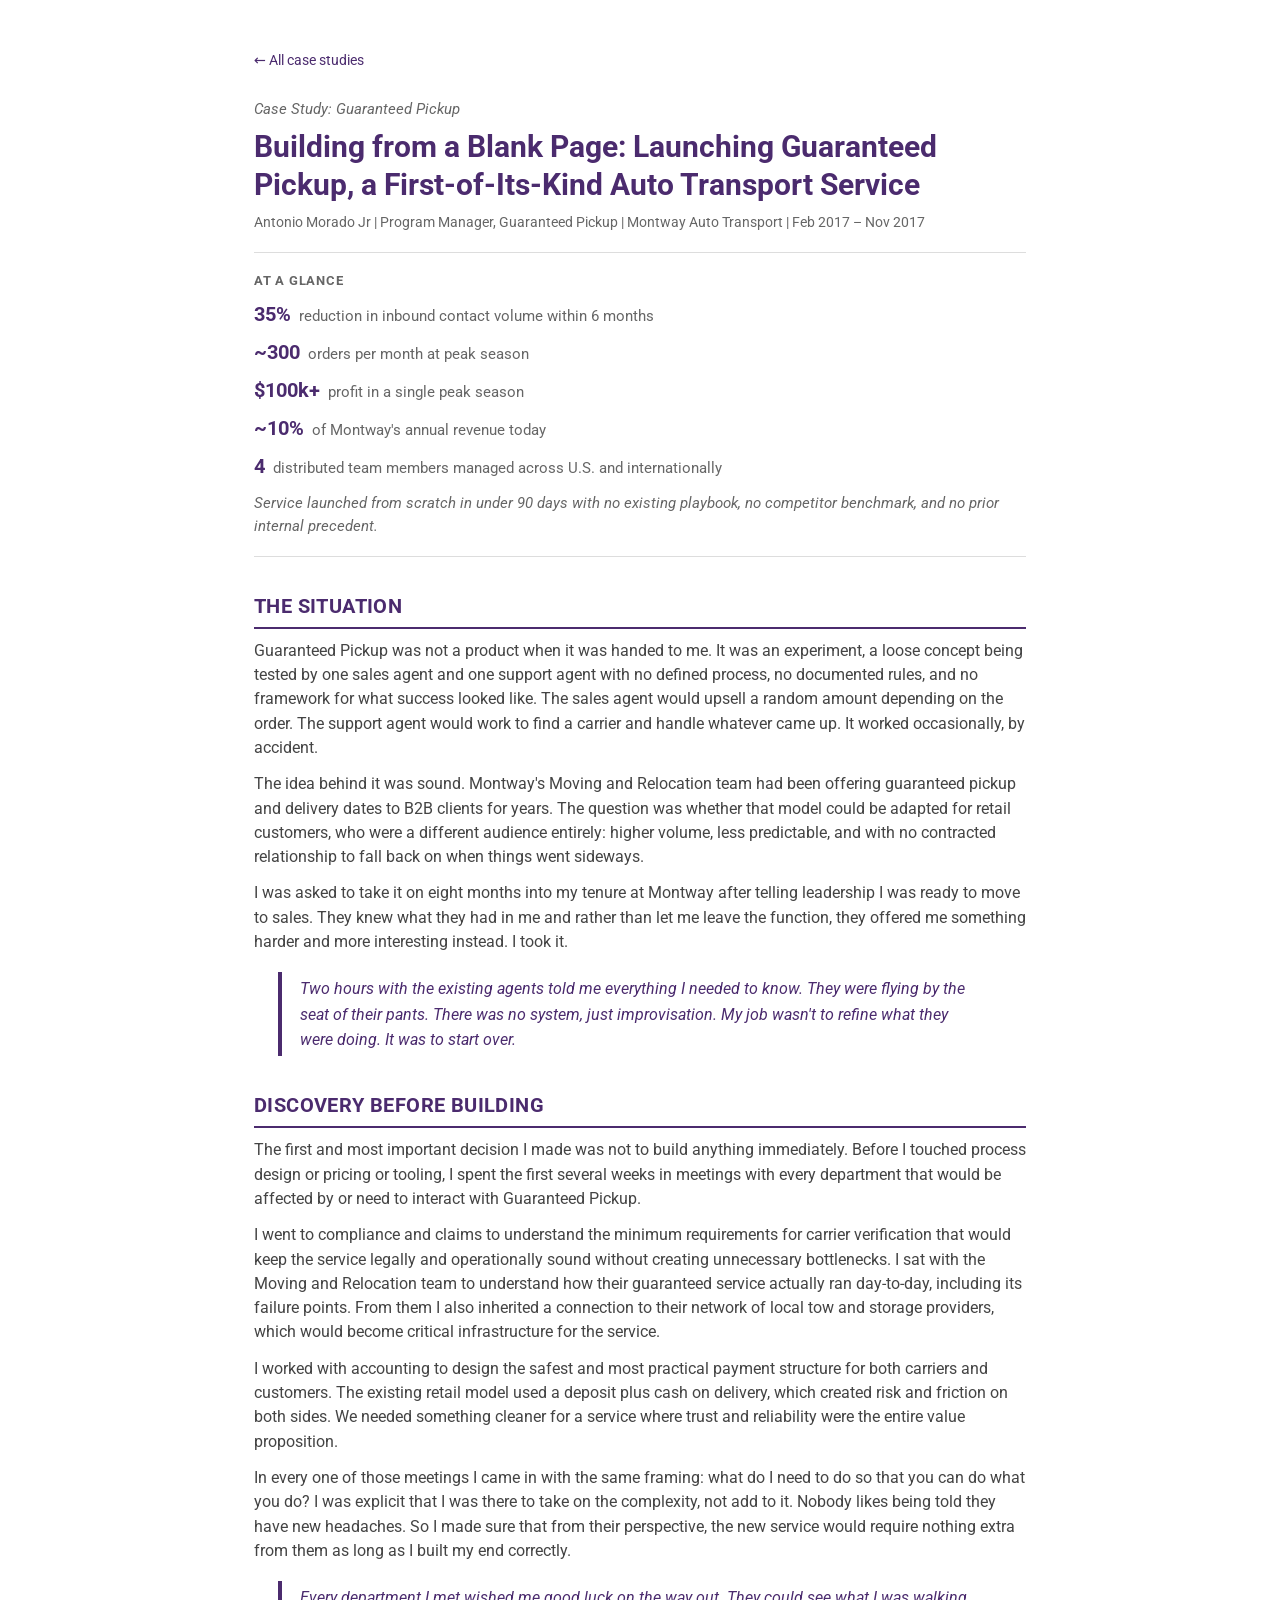
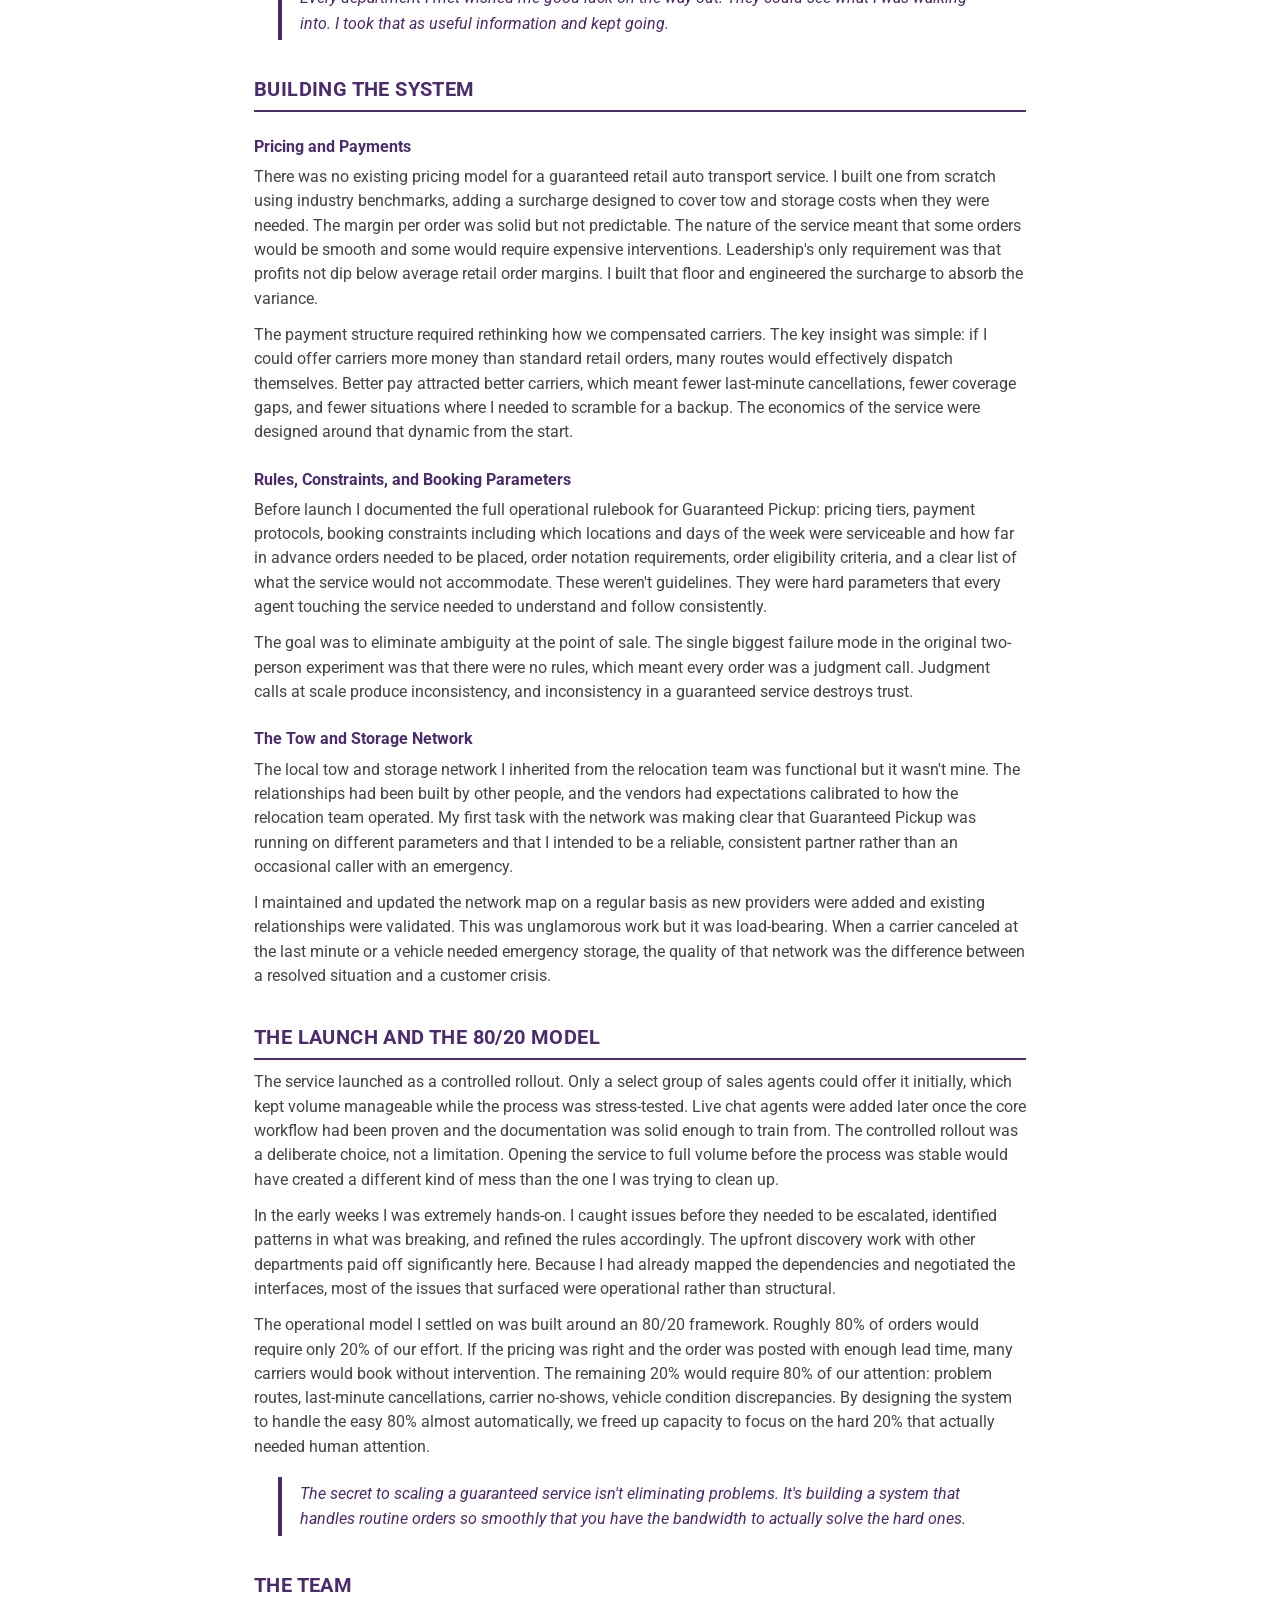
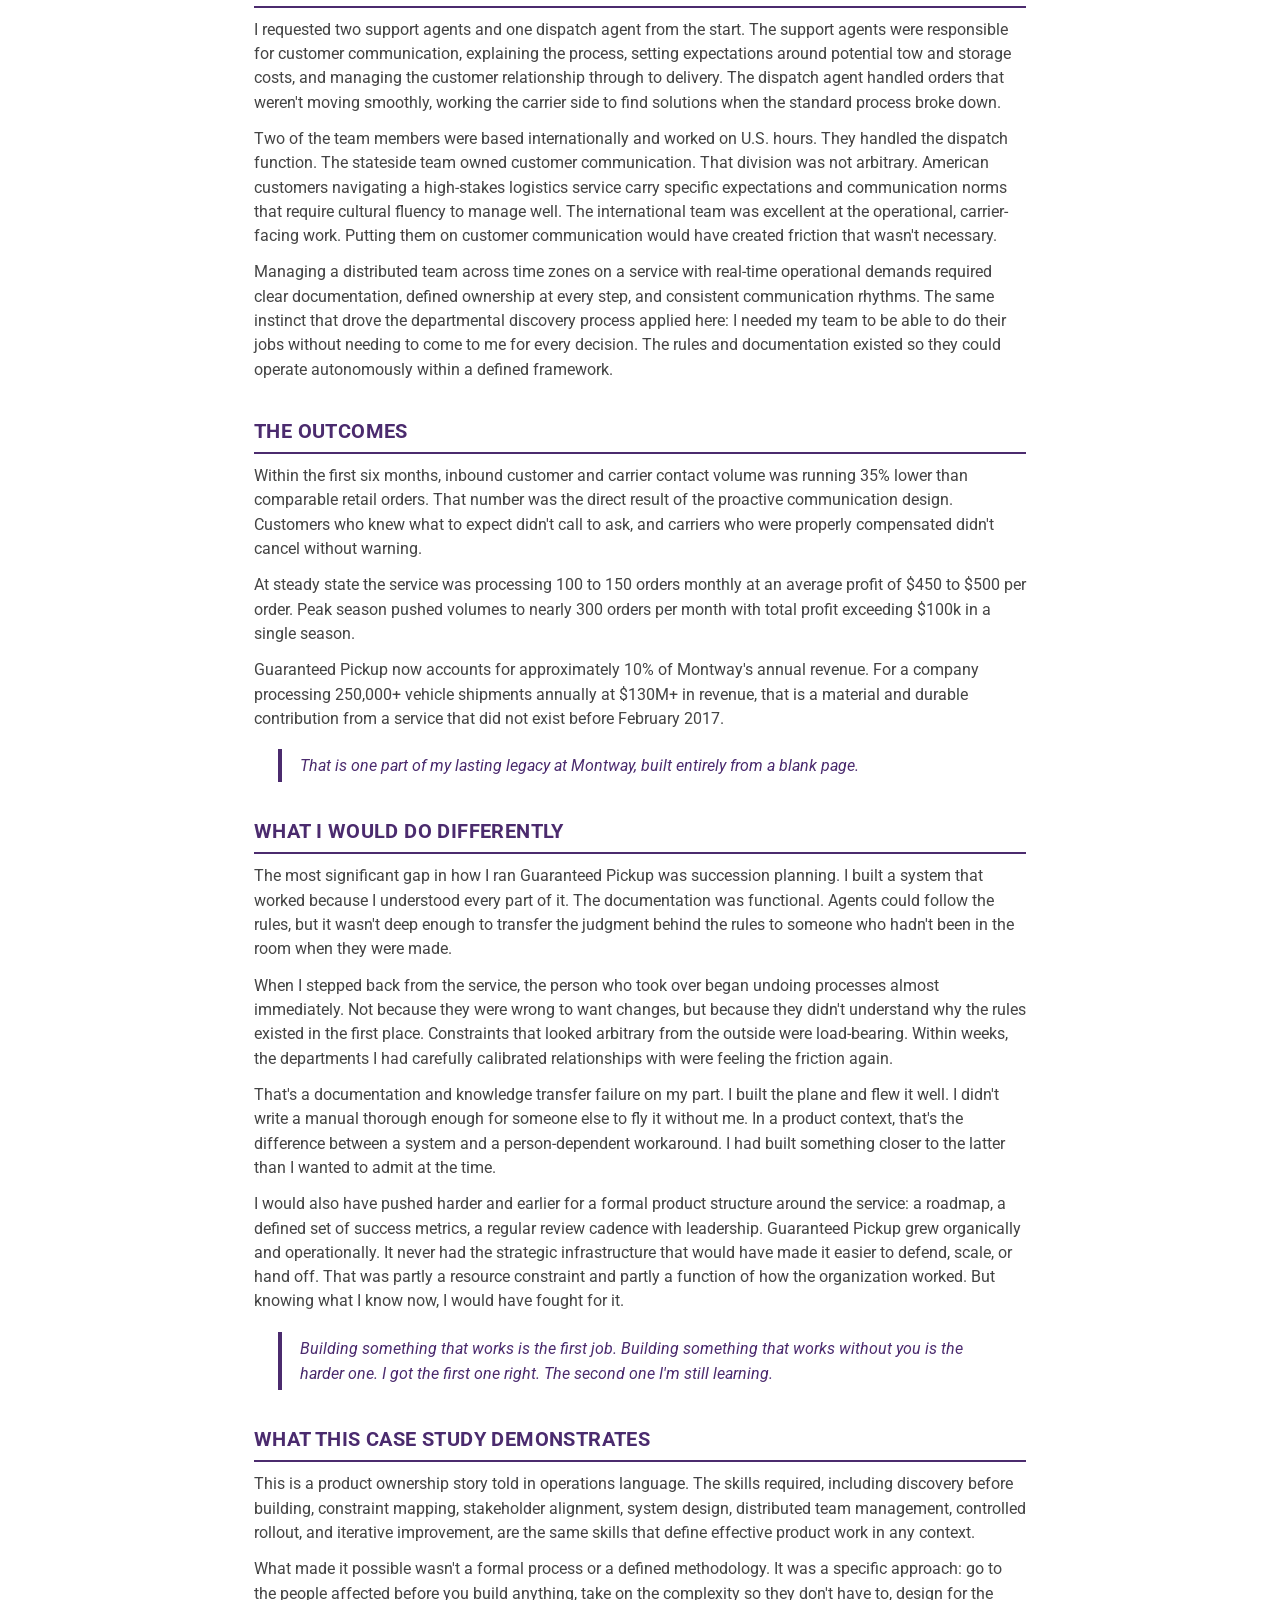
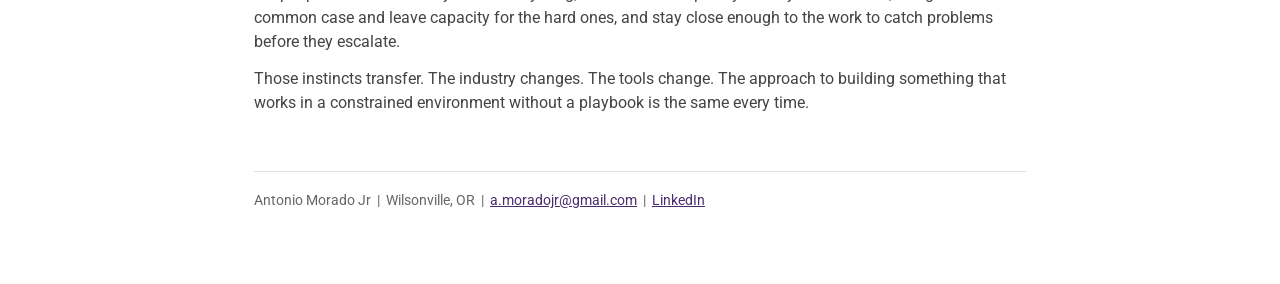
<file: guaranteed-pickup.html>
<!DOCTYPE html>
<html lang="en">
<head>
<meta charset="utf-8">
<meta name="viewport" content="width=device-width, initial-scale=1">
<title>Case Study: Guaranteed Pickup | Antonio Morado Jr</title>
<meta name="description" content="Launching a first-of-its-kind auto transport service from a blank page.">
<link rel="preconnect" href="https://fonts.googleapis.com">
<link href="https://fonts.googleapis.com/css2?family=Roboto:ital,wght@0,400;0,500;0,700;1,400;1,500&display=swap" rel="stylesheet">
<link rel="stylesheet" href="style.css">
</head>
<body><div class="wrap">

<a class="backlink" href="index.html">&larr; All case studies</a>
<div class="kicker">Case Study: Guaranteed Pickup</div>
<h1>Building from a Blank Page: Launching Guaranteed Pickup, a First-of-Its-Kind Auto Transport Service</h1>
<div class="byline">Antonio Morado Jr  |  Program Manager, Guaranteed Pickup  |  Montway Auto Transport  |  Feb 2017 – Nov 2017</div>
<hr class="divider">
<div class="glance-label">AT A GLANCE</div>
<div class="metric"><b>35%</b>reduction in inbound contact volume within 6 months</div>
<div class="metric"><b>~300</b>orders per month at peak season</div>
<div class="metric"><b>$100k+</b>profit in a single peak season</div>
<div class="metric"><b>~10%</b>of Montway&#x27;s annual revenue today</div>
<div class="metric"><b>4</b>distributed team members managed across U.S. and internationally</div>
<div class="tagline">Service launched from scratch in under 90 days with no existing playbook, no competitor benchmark, and no prior internal precedent.</div>
<hr class="divider">
<h2>THE SITUATION</h2>
<p>Guaranteed Pickup was not a product when it was handed to me. It was an experiment, a loose concept being tested by one sales agent and one support agent with no defined process, no documented rules, and no framework for what success looked like. The sales agent would upsell a random amount depending on the order. The support agent would work to find a carrier and handle whatever came up. It worked occasionally, by accident.</p>
<p>The idea behind it was sound. Montway&#x27;s Moving and Relocation team had been offering guaranteed pickup and delivery dates to B2B clients for years. The question was whether that model could be adapted for retail customers, who were a different audience entirely: higher volume, less predictable, and with no contracted relationship to fall back on when things went sideways.</p>
<p>I was asked to take it on eight months into my tenure at Montway after telling leadership I was ready to move to sales. They knew what they had in me and rather than let me leave the function, they offered me something harder and more interesting instead. I took it.</p>
<blockquote>Two hours with the existing agents told me everything I needed to know. They were flying by the seat of their pants. There was no system, just improvisation. My job wasn&#x27;t to refine what they were doing. It was to start over.</blockquote>
<h2>DISCOVERY BEFORE BUILDING</h2>
<p>The first and most important decision I made was not to build anything immediately. Before I touched process design or pricing or tooling, I spent the first several weeks in meetings with every department that would be affected by or need to interact with Guaranteed Pickup.</p>
<p>I went to compliance and claims to understand the minimum requirements for carrier verification that would keep the service legally and operationally sound without creating unnecessary bottlenecks. I sat with the Moving and Relocation team to understand how their guaranteed service actually ran day-to-day, including its failure points. From them I also inherited a connection to their network of local tow and storage providers, which would become critical infrastructure for the service.</p>
<p>I worked with accounting to design the safest and most practical payment structure for both carriers and customers. The existing retail model used a deposit plus cash on delivery, which created risk and friction on both sides. We needed something cleaner for a service where trust and reliability were the entire value proposition.</p>
<p>In every one of those meetings I came in with the same framing: what do I need to do so that you can do what you do? I was explicit that I was there to take on the complexity, not add to it. Nobody likes being told they have new headaches. So I made sure that from their perspective, the new service would require nothing extra from them as long as I built my end correctly.</p>
<blockquote>Every department I met wished me good luck on the way out. They could see what I was walking into. I took that as useful information and kept going.</blockquote>
<h2>BUILDING THE SYSTEM</h2>
<h3>Pricing and Payments</h3>
<p>There was no existing pricing model for a guaranteed retail auto transport service. I built one from scratch using industry benchmarks, adding a surcharge designed to cover tow and storage costs when they were needed. The margin per order was solid but not predictable. The nature of the service meant that some orders would be smooth and some would require expensive interventions. Leadership&#x27;s only requirement was that profits not dip below average retail order margins. I built that floor and engineered the surcharge to absorb the variance.</p>
<p>The payment structure required rethinking how we compensated carriers. The key insight was simple: if I could offer carriers more money than standard retail orders, many routes would effectively dispatch themselves. Better pay attracted better carriers, which meant fewer last-minute cancellations, fewer coverage gaps, and fewer situations where I needed to scramble for a backup. The economics of the service were designed around that dynamic from the start.</p>
<h3>Rules, Constraints, and Booking Parameters</h3>
<p>Before launch I documented the full operational rulebook for Guaranteed Pickup: pricing tiers, payment protocols, booking constraints including which locations and days of the week were serviceable and how far in advance orders needed to be placed, order notation requirements, order eligibility criteria, and a clear list of what the service would not accommodate. These weren&#x27;t guidelines. They were hard parameters that every agent touching the service needed to understand and follow consistently.</p>
<p>The goal was to eliminate ambiguity at the point of sale. The single biggest failure mode in the original two-person experiment was that there were no rules, which meant every order was a judgment call. Judgment calls at scale produce inconsistency, and inconsistency in a guaranteed service destroys trust.</p>
<h3>The Tow and Storage Network</h3>
<p>The local tow and storage network I inherited from the relocation team was functional but it wasn&#x27;t mine. The relationships had been built by other people, and the vendors had expectations calibrated to how the relocation team operated. My first task with the network was making clear that Guaranteed Pickup was running on different parameters and that I intended to be a reliable, consistent partner rather than an occasional caller with an emergency.</p>
<p>I maintained and updated the network map on a regular basis as new providers were added and existing relationships were validated. This was unglamorous work but it was load-bearing. When a carrier canceled at the last minute or a vehicle needed emergency storage, the quality of that network was the difference between a resolved situation and a customer crisis.</p>
<h2>THE LAUNCH AND THE 80/20 MODEL</h2>
<p>The service launched as a controlled rollout. Only a select group of sales agents could offer it initially, which kept volume manageable while the process was stress-tested. Live chat agents were added later once the core workflow had been proven and the documentation was solid enough to train from. The controlled rollout was a deliberate choice, not a limitation. Opening the service to full volume before the process was stable would have created a different kind of mess than the one I was trying to clean up.</p>
<p>In the early weeks I was extremely hands-on. I caught issues before they needed to be escalated, identified patterns in what was breaking, and refined the rules accordingly. The upfront discovery work with other departments paid off significantly here. Because I had already mapped the dependencies and negotiated the interfaces, most of the issues that surfaced were operational rather than structural.</p>
<p>The operational model I settled on was built around an 80/20 framework. Roughly 80% of orders would require only 20% of our effort. If the pricing was right and the order was posted with enough lead time, many carriers would book without intervention. The remaining 20% would require 80% of our attention: problem routes, last-minute cancellations, carrier no-shows, vehicle condition discrepancies. By designing the system to handle the easy 80% almost automatically, we freed up capacity to focus on the hard 20% that actually needed human attention.</p>
<blockquote>The secret to scaling a guaranteed service isn&#x27;t eliminating problems. It&#x27;s building a system that handles routine orders so smoothly that you have the bandwidth to actually solve the hard ones.</blockquote>
<h2>THE TEAM</h2>
<p>I requested two support agents and one dispatch agent from the start. The support agents were responsible for customer communication, explaining the process, setting expectations around potential tow and storage costs, and managing the customer relationship through to delivery. The dispatch agent handled orders that weren&#x27;t moving smoothly, working the carrier side to find solutions when the standard process broke down.</p>
<p>Two of the team members were based internationally and worked on U.S. hours. They handled the dispatch function. The stateside team owned customer communication. That division was not arbitrary. American customers navigating a high-stakes logistics service carry specific expectations and communication norms that require cultural fluency to manage well. The international team was excellent at the operational, carrier-facing work. Putting them on customer communication would have created friction that wasn&#x27;t necessary.</p>
<p>Managing a distributed team across time zones on a service with real-time operational demands required clear documentation, defined ownership at every step, and consistent communication rhythms. The same instinct that drove the departmental discovery process applied here: I needed my team to be able to do their jobs without needing to come to me for every decision. The rules and documentation existed so they could operate autonomously within a defined framework.</p>
<h2>THE OUTCOMES</h2>
<p>Within the first six months, inbound customer and carrier contact volume was running 35% lower than comparable retail orders. That number was the direct result of the proactive communication design. Customers who knew what to expect didn&#x27;t call to ask, and carriers who were properly compensated didn&#x27;t cancel without warning.</p>
<p>At steady state the service was processing 100 to 150 orders monthly at an average profit of $450 to $500 per order. Peak season pushed volumes to nearly 300 orders per month with total profit exceeding $100k in a single season.</p>
<p>Guaranteed Pickup now accounts for approximately 10% of Montway&#x27;s annual revenue. For a company processing 250,000+ vehicle shipments annually at $130M+ in revenue, that is a material and durable contribution from a service that did not exist before February 2017.</p>
<blockquote>That is one part of my lasting legacy at Montway, built entirely from a blank page.</blockquote>
<h2>WHAT I WOULD DO DIFFERENTLY</h2>
<p>The most significant gap in how I ran Guaranteed Pickup was succession planning. I built a system that worked because I understood every part of it. The documentation was functional. Agents could follow the rules, but it wasn&#x27;t deep enough to transfer the judgment behind the rules to someone who hadn&#x27;t been in the room when they were made.</p>
<p>When I stepped back from the service, the person who took over began undoing processes almost immediately. Not because they were wrong to want changes, but because they didn&#x27;t understand why the rules existed in the first place. Constraints that looked arbitrary from the outside were load-bearing. Within weeks, the departments I had carefully calibrated relationships with were feeling the friction again.</p>
<p>That&#x27;s a documentation and knowledge transfer failure on my part. I built the plane and flew it well. I didn&#x27;t write a manual thorough enough for someone else to fly it without me. In a product context, that&#x27;s the difference between a system and a person-dependent workaround. I had built something closer to the latter than I wanted to admit at the time.</p>
<p>I would also have pushed harder and earlier for a formal product structure around the service: a roadmap, a defined set of success metrics, a regular review cadence with leadership. Guaranteed Pickup grew organically and operationally. It never had the strategic infrastructure that would have made it easier to defend, scale, or hand off. That was partly a resource constraint and partly a function of how the organization worked. But knowing what I know now, I would have fought for it.</p>
<blockquote>Building something that works is the first job. Building something that works without you is the harder one. I got the first one right. The second one I&#x27;m still learning.</blockquote>
<h2>WHAT THIS CASE STUDY DEMONSTRATES</h2>
<p>This is a product ownership story told in operations language. The skills required, including discovery before building, constraint mapping, stakeholder alignment, system design, distributed team management, controlled rollout, and iterative improvement, are the same skills that define effective product work in any context.</p>
<p>What made it possible wasn&#x27;t a formal process or a defined methodology. It was a specific approach: go to the people affected before you build anything, take on the complexity so they don&#x27;t have to, design for the common case and leave capacity for the hard ones, and stay close enough to the work to catch problems before they escalate.</p>
<p>Those instincts transfer. The industry changes. The tools change. The approach to building something that works in a constrained environment without a playbook is the same every time.</p>
<footer>Antonio Morado Jr &nbsp;|&nbsp; Wilsonville, OR &nbsp;|&nbsp; <a href="mailto:a.moradojr@gmail.com">a.moradojr@gmail.com</a> &nbsp;|&nbsp; <a href="https://linkedin.com/in/antoniomoradojr">LinkedIn</a></footer>
</div></body></html>
</file>
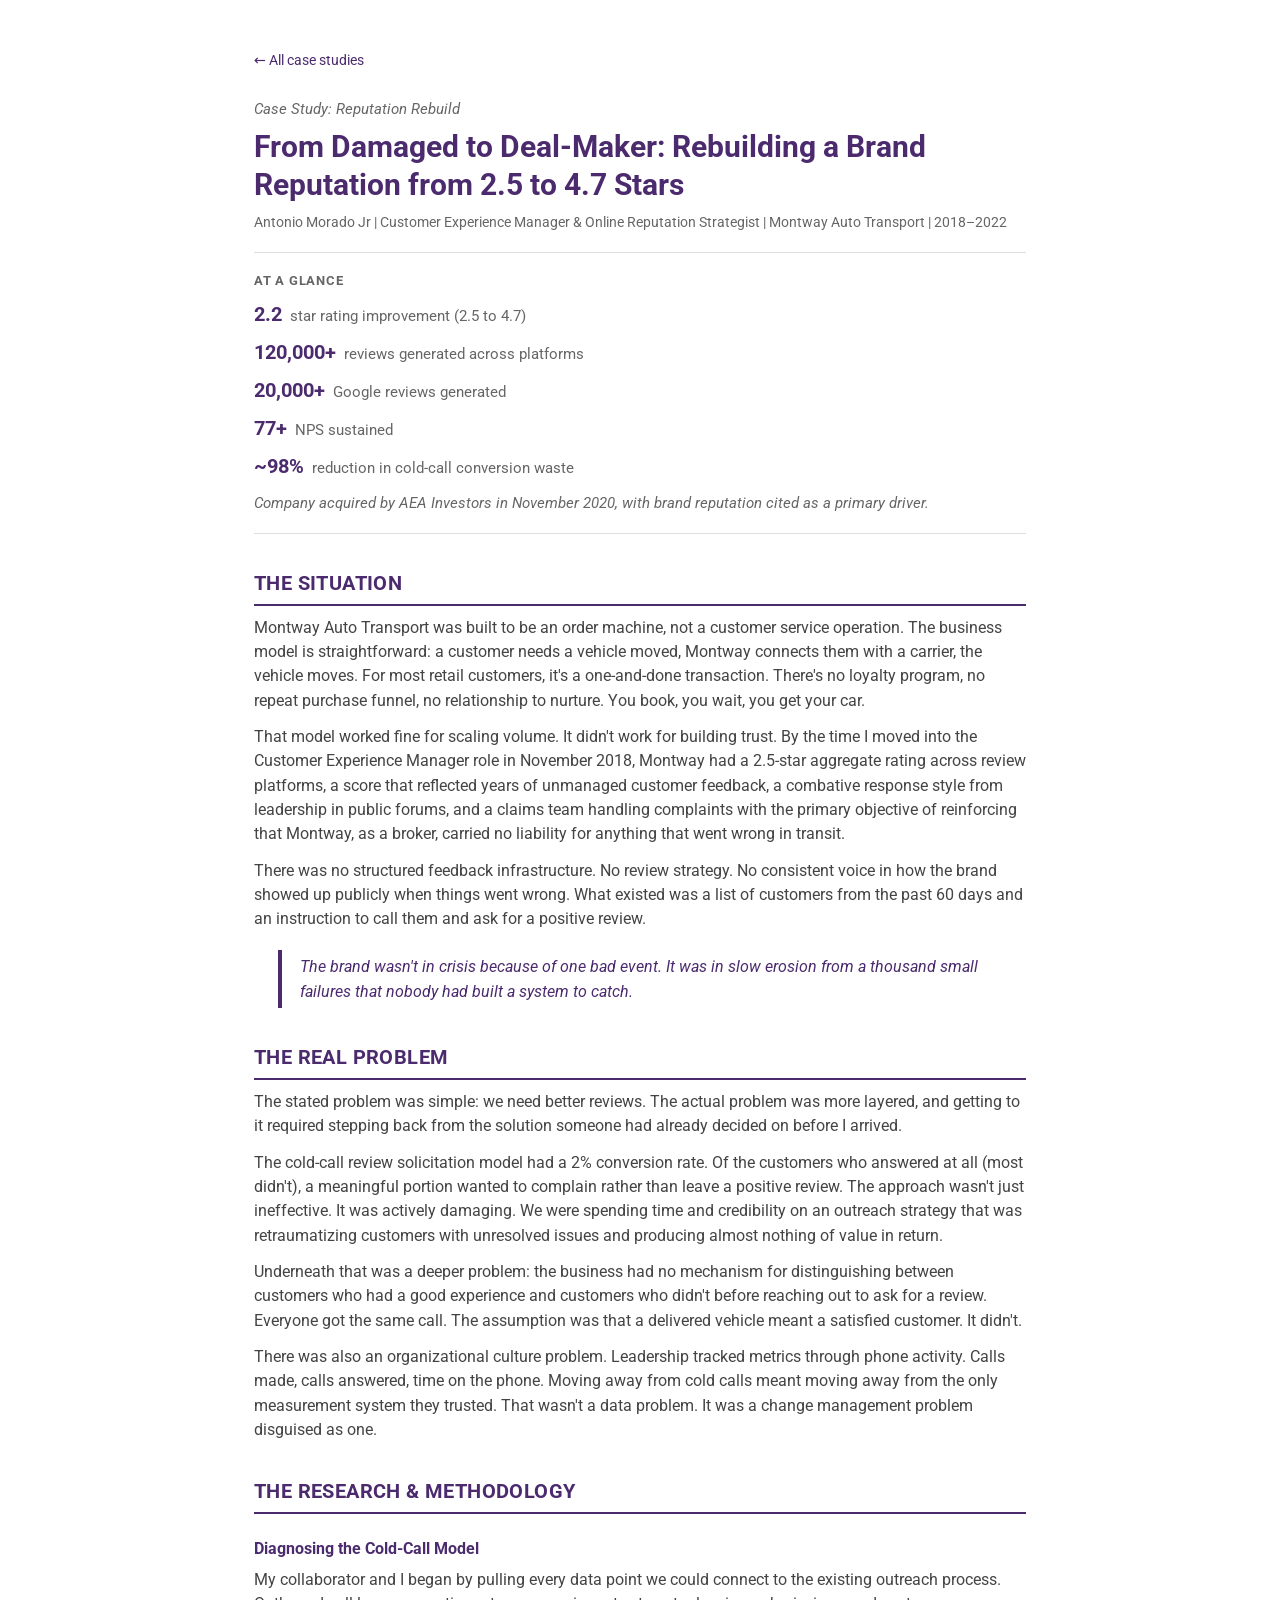
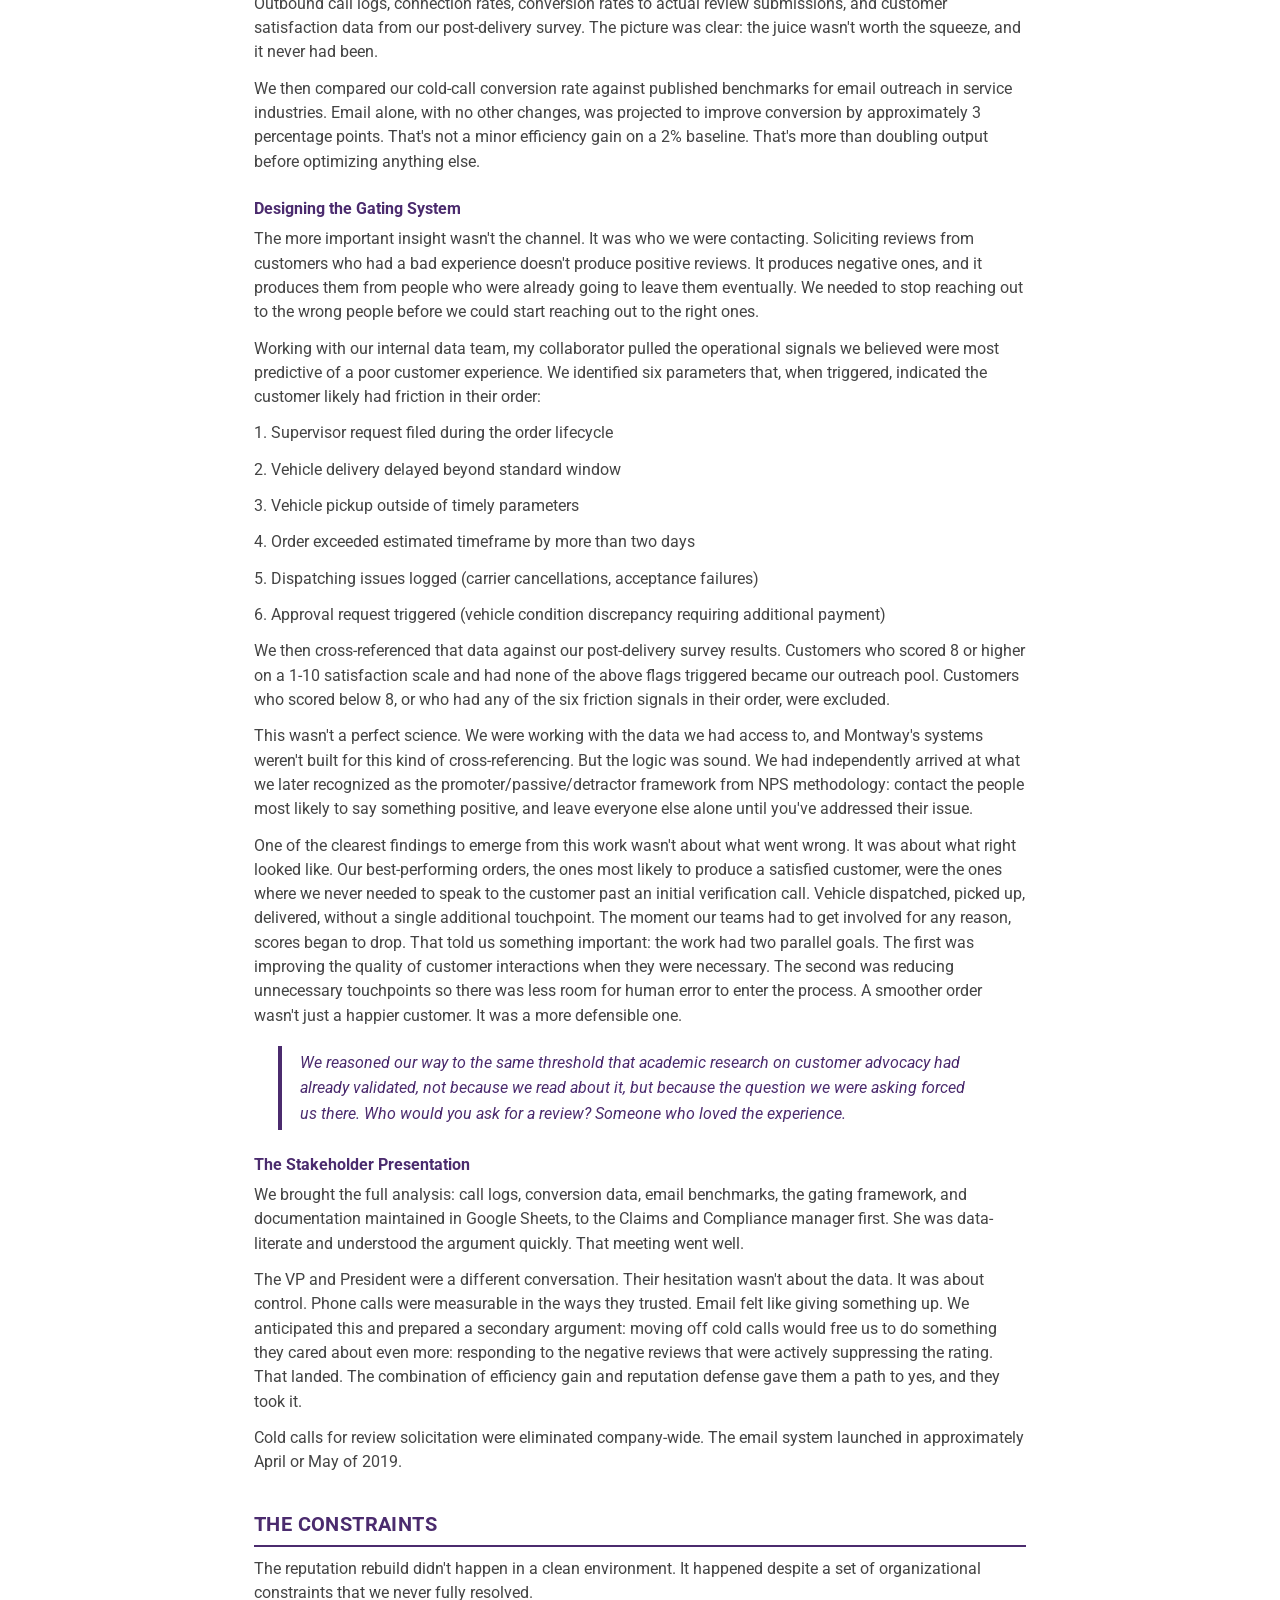
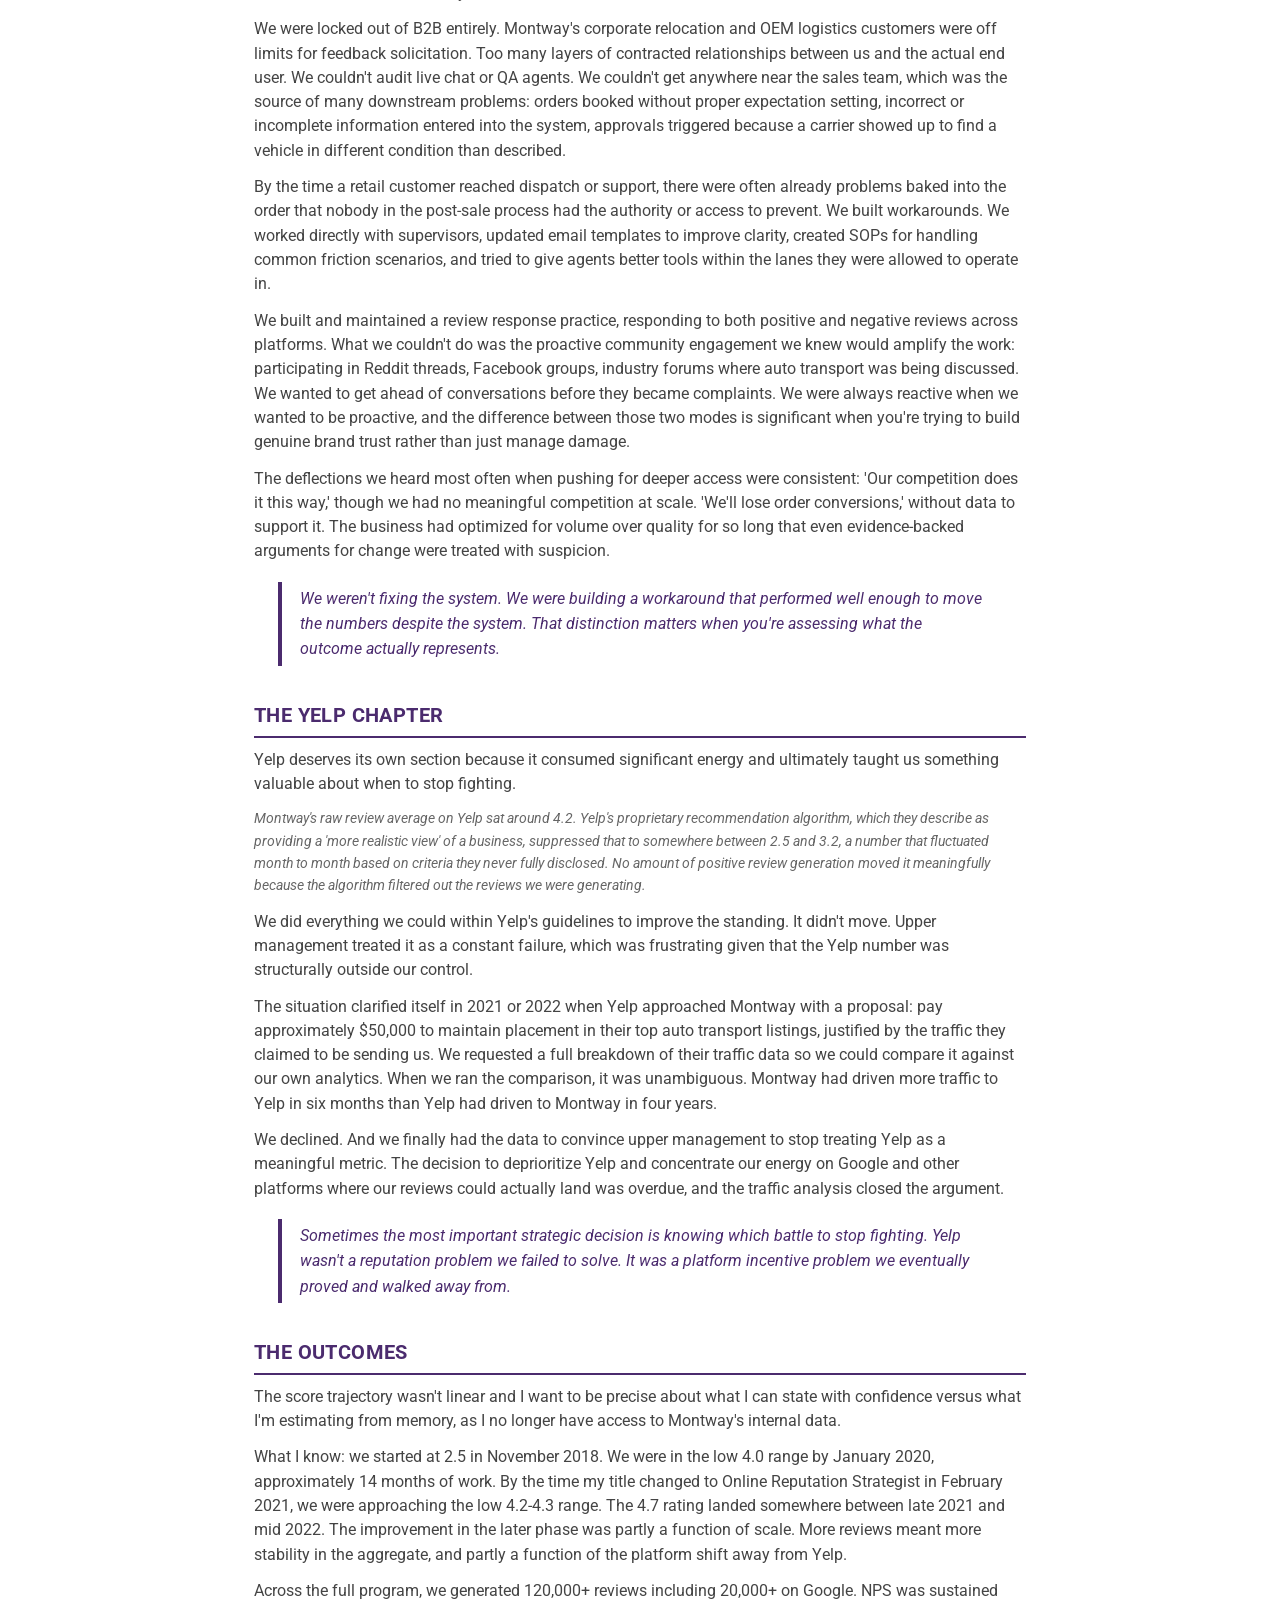
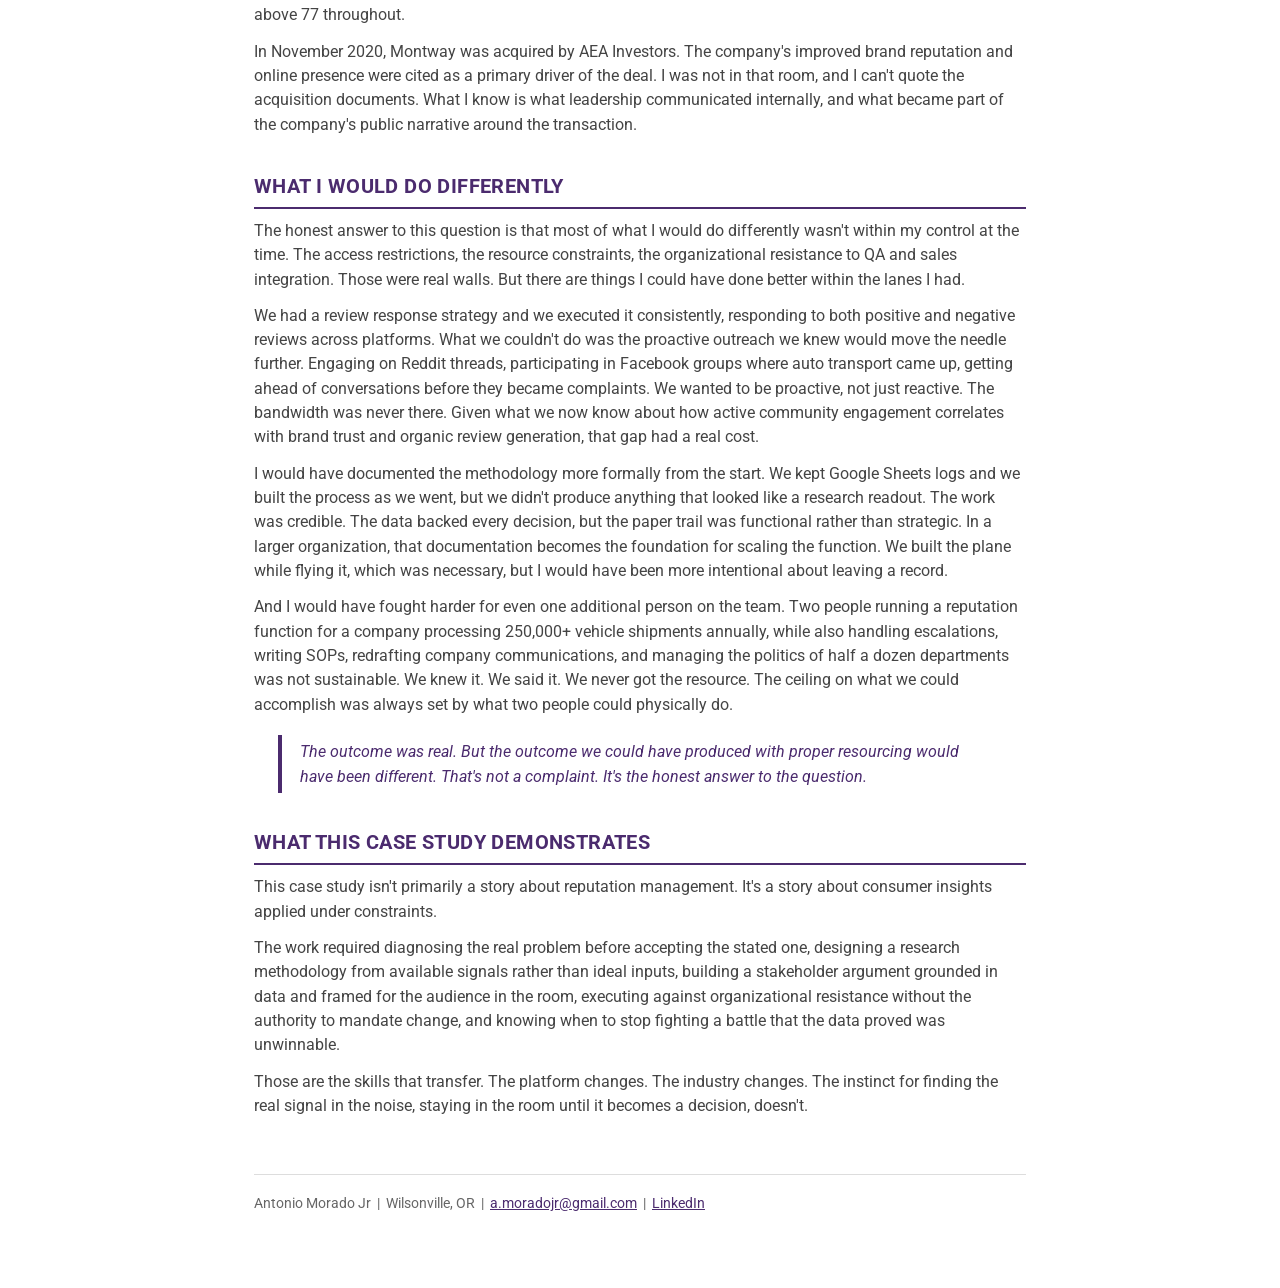
<file: reputation-rebuild.html>
<!DOCTYPE html>
<html lang="en">
<head>
<meta charset="utf-8">
<meta name="viewport" content="width=device-width, initial-scale=1">
<title>Case Study: Reputation Rebuild | Antonio Morado Jr</title>
<meta name="description" content="Rebuilding a brand reputation from 2.5 to 4.7 stars, cited as a driver of the 2020 acquisition.">
<link rel="preconnect" href="https://fonts.googleapis.com">
<link href="https://fonts.googleapis.com/css2?family=Roboto:ital,wght@0,400;0,500;0,700;1,400;1,500&display=swap" rel="stylesheet">
<link rel="stylesheet" href="style.css">
</head>
<body><div class="wrap">

<a class="backlink" href="index.html">&larr; All case studies</a>
<div class="kicker">Case Study: Reputation Rebuild</div>
<h1>From Damaged to Deal-Maker: Rebuilding a Brand Reputation from 2.5 to 4.7 Stars</h1>
<div class="byline">Antonio Morado Jr  |  Customer Experience Manager &amp; Online Reputation Strategist  |  Montway Auto Transport  |  2018–2022</div>
<hr class="divider">
<div class="glance-label">AT A GLANCE</div>
<div class="metric"><b>2.2</b>star rating improvement (2.5 to 4.7)</div>
<div class="metric"><b>120,000+</b>reviews generated across platforms</div>
<div class="metric"><b>20,000+</b>Google reviews generated</div>
<div class="metric"><b>77+</b>NPS sustained</div>
<div class="metric"><b>~98%</b>reduction in cold-call conversion waste</div>
<div class="tagline">Company acquired by AEA Investors in November 2020, with brand reputation cited as a primary driver.</div>
<hr class="divider">
<h2>THE SITUATION</h2>
<p>Montway Auto Transport was built to be an order machine, not a customer service operation. The business model is straightforward: a customer needs a vehicle moved, Montway connects them with a carrier, the vehicle moves. For most retail customers, it&#x27;s a one-and-done transaction. There&#x27;s no loyalty program, no repeat purchase funnel, no relationship to nurture. You book, you wait, you get your car.</p>
<p>That model worked fine for scaling volume. It didn&#x27;t work for building trust. By the time I moved into the Customer Experience Manager role in November 2018, Montway had a 2.5-star aggregate rating across review platforms, a score that reflected years of unmanaged customer feedback, a combative response style from leadership in public forums, and a claims team handling complaints with the primary objective of reinforcing that Montway, as a broker, carried no liability for anything that went wrong in transit.</p>
<p>There was no structured feedback infrastructure. No review strategy. No consistent voice in how the brand showed up publicly when things went wrong. What existed was a list of customers from the past 60 days and an instruction to call them and ask for a positive review.</p>
<blockquote>The brand wasn&#x27;t in crisis because of one bad event. It was in slow erosion from a thousand small failures that nobody had built a system to catch.</blockquote>
<h2>THE REAL PROBLEM</h2>
<p>The stated problem was simple: we need better reviews. The actual problem was more layered, and getting to it required stepping back from the solution someone had already decided on before I arrived.</p>
<p>The cold-call review solicitation model had a 2% conversion rate. Of the customers who answered at all (most didn&#x27;t), a meaningful portion wanted to complain rather than leave a positive review. The approach wasn&#x27;t just ineffective. It was actively damaging. We were spending time and credibility on an outreach strategy that was retraumatizing customers with unresolved issues and producing almost nothing of value in return.</p>
<p>Underneath that was a deeper problem: the business had no mechanism for distinguishing between customers who had a good experience and customers who didn&#x27;t before reaching out to ask for a review. Everyone got the same call. The assumption was that a delivered vehicle meant a satisfied customer. It didn&#x27;t.</p>
<p>There was also an organizational culture problem. Leadership tracked metrics through phone activity. Calls made, calls answered, time on the phone. Moving away from cold calls meant moving away from the only measurement system they trusted. That wasn&#x27;t a data problem. It was a change management problem disguised as one.</p>
<h2>THE RESEARCH &amp; METHODOLOGY</h2>
<h3>Diagnosing the Cold-Call Model</h3>
<p>My collaborator and I began by pulling every data point we could connect to the existing outreach process. Outbound call logs, connection rates, conversion rates to actual review submissions, and customer satisfaction data from our post-delivery survey. The picture was clear: the juice wasn&#x27;t worth the squeeze, and it never had been.</p>
<p>We then compared our cold-call conversion rate against published benchmarks for email outreach in service industries. Email alone, with no other changes, was projected to improve conversion by approximately 3 percentage points. That&#x27;s not a minor efficiency gain on a 2% baseline. That&#x27;s more than doubling output before optimizing anything else.</p>
<h3>Designing the Gating System</h3>
<p>The more important insight wasn&#x27;t the channel. It was who we were contacting. Soliciting reviews from customers who had a bad experience doesn&#x27;t produce positive reviews. It produces negative ones, and it produces them from people who were already going to leave them eventually. We needed to stop reaching out to the wrong people before we could start reaching out to the right ones.</p>
<p>Working with our internal data team, my collaborator pulled the operational signals we believed were most predictive of a poor customer experience. We identified six parameters that, when triggered, indicated the customer likely had friction in their order:</p>
<p>1.  Supervisor request filed during the order lifecycle</p>
<p>2.  Vehicle delivery delayed beyond standard window</p>
<p>3.  Vehicle pickup outside of timely parameters</p>
<p>4.  Order exceeded estimated timeframe by more than two days</p>
<p>5.  Dispatching issues logged (carrier cancellations, acceptance failures)</p>
<p>6.  Approval request triggered (vehicle condition discrepancy requiring additional payment)</p>
<p>We then cross-referenced that data against our post-delivery survey results. Customers who scored 8 or higher on a 1-10 satisfaction scale and had none of the above flags triggered became our outreach pool. Customers who scored below 8, or who had any of the six friction signals in their order, were excluded.</p>
<p>This wasn&#x27;t a perfect science. We were working with the data we had access to, and Montway&#x27;s systems weren&#x27;t built for this kind of cross-referencing. But the logic was sound. We had independently arrived at what we later recognized as the promoter/passive/detractor framework from NPS methodology: contact the people most likely to say something positive, and leave everyone else alone until you&#x27;ve addressed their issue.</p>
<p>One of the clearest findings to emerge from this work wasn&#x27;t about what went wrong. It was about what right looked like. Our best-performing orders, the ones most likely to produce a satisfied customer, were the ones where we never needed to speak to the customer past an initial verification call. Vehicle dispatched, picked up, delivered, without a single additional touchpoint. The moment our teams had to get involved for any reason, scores began to drop. That told us something important: the work had two parallel goals. The first was improving the quality of customer interactions when they were necessary. The second was reducing unnecessary touchpoints so there was less room for human error to enter the process. A smoother order wasn&#x27;t just a happier customer. It was a more defensible one.</p>
<blockquote>We reasoned our way to the same threshold that academic research on customer advocacy had already validated, not because we read about it, but because the question we were asking forced us there. Who would you ask for a review? Someone who loved the experience.</blockquote>
<h3>The Stakeholder Presentation</h3>
<p>We brought the full analysis: call logs, conversion data, email benchmarks, the gating framework, and documentation maintained in Google Sheets, to the Claims and Compliance manager first. She was data-literate and understood the argument quickly. That meeting went well.</p>
<p>The VP and President were a different conversation. Their hesitation wasn&#x27;t about the data. It was about control. Phone calls were measurable in the ways they trusted. Email felt like giving something up. We anticipated this and prepared a secondary argument: moving off cold calls would free us to do something they cared about even more: responding to the negative reviews that were actively suppressing the rating. That landed. The combination of efficiency gain and reputation defense gave them a path to yes, and they took it.</p>
<p>Cold calls for review solicitation were eliminated company-wide. The email system launched in approximately April or May of 2019.</p>
<h2>THE CONSTRAINTS</h2>
<p>The reputation rebuild didn&#x27;t happen in a clean environment. It happened despite a set of organizational constraints that we never fully resolved.</p>
<p>We were locked out of B2B entirely. Montway&#x27;s corporate relocation and OEM logistics customers were off limits for feedback solicitation. Too many layers of contracted relationships between us and the actual end user. We couldn&#x27;t audit live chat or QA agents. We couldn&#x27;t get anywhere near the sales team, which was the source of many downstream problems: orders booked without proper expectation setting, incorrect or incomplete information entered into the system, approvals triggered because a carrier showed up to find a vehicle in different condition than described.</p>
<p>By the time a retail customer reached dispatch or support, there were often already problems baked into the order that nobody in the post-sale process had the authority or access to prevent. We built workarounds. We worked directly with supervisors, updated email templates to improve clarity, created SOPs for handling common friction scenarios, and tried to give agents better tools within the lanes they were allowed to operate in.</p>
<p>We built and maintained a review response practice, responding to both positive and negative reviews across platforms. What we couldn&#x27;t do was the proactive community engagement we knew would amplify the work: participating in Reddit threads, Facebook groups, industry forums where auto transport was being discussed. We wanted to get ahead of conversations before they became complaints. We were always reactive when we wanted to be proactive, and the difference between those two modes is significant when you&#x27;re trying to build genuine brand trust rather than just manage damage.</p>
<p>The deflections we heard most often when pushing for deeper access were consistent: &#x27;Our competition does it this way,&#x27; though we had no meaningful competition at scale. &#x27;We&#x27;ll lose order conversions,&#x27; without data to support it. The business had optimized for volume over quality for so long that even evidence-backed arguments for change were treated with suspicion.</p>
<blockquote>We weren&#x27;t fixing the system. We were building a workaround that performed well enough to move the numbers despite the system. That distinction matters when you&#x27;re assessing what the outcome actually represents.</blockquote>
<h2>THE YELP CHAPTER</h2>
<p>Yelp deserves its own section because it consumed significant energy and ultimately taught us something valuable about when to stop fighting.</p>
<p class="note">Montway&#x27;s raw review average on Yelp sat around 4.2. Yelp&#x27;s proprietary recommendation algorithm, which they describe as providing a &#x27;more realistic view&#x27; of a business, suppressed that to somewhere between 2.5 and 3.2, a number that fluctuated month to month based on criteria they never fully disclosed. No amount of positive review generation moved it meaningfully because the algorithm filtered out the reviews we were generating.</p>
<p>We did everything we could within Yelp&#x27;s guidelines to improve the standing. It didn&#x27;t move. Upper management treated it as a constant failure, which was frustrating given that the Yelp number was structurally outside our control.</p>
<p>The situation clarified itself in 2021 or 2022 when Yelp approached Montway with a proposal: pay approximately $50,000 to maintain placement in their top auto transport listings, justified by the traffic they claimed to be sending us. We requested a full breakdown of their traffic data so we could compare it against our own analytics. When we ran the comparison, it was unambiguous. Montway had driven more traffic to Yelp in six months than Yelp had driven to Montway in four years.</p>
<p>We declined. And we finally had the data to convince upper management to stop treating Yelp as a meaningful metric. The decision to deprioritize Yelp and concentrate our energy on Google and other platforms where our reviews could actually land was overdue, and the traffic analysis closed the argument.</p>
<blockquote>Sometimes the most important strategic decision is knowing which battle to stop fighting. Yelp wasn&#x27;t a reputation problem we failed to solve. It was a platform incentive problem we eventually proved and walked away from.</blockquote>
<h2>THE OUTCOMES</h2>
<p>The score trajectory wasn&#x27;t linear and I want to be precise about what I can state with confidence versus what I&#x27;m estimating from memory, as I no longer have access to Montway&#x27;s internal data.</p>
<p>What I know: we started at 2.5 in November 2018. We were in the low 4.0 range by January 2020, approximately 14 months of work. By the time my title changed to Online Reputation Strategist in February 2021, we were approaching the low 4.2-4.3 range. The 4.7 rating landed somewhere between late 2021 and mid 2022. The improvement in the later phase was partly a function of scale. More reviews meant more stability in the aggregate, and partly a function of the platform shift away from Yelp.</p>
<p>Across the full program, we generated 120,000+ reviews including 20,000+ on Google. NPS was sustained above 77 throughout.</p>
<p>In November 2020, Montway was acquired by AEA Investors. The company&#x27;s improved brand reputation and online presence were cited as a primary driver of the deal. I was not in that room, and I can&#x27;t quote the acquisition documents. What I know is what leadership communicated internally, and what became part of the company&#x27;s public narrative around the transaction.</p>
<h2>WHAT I WOULD DO DIFFERENTLY</h2>
<p>The honest answer to this question is that most of what I would do differently wasn&#x27;t within my control at the time. The access restrictions, the resource constraints, the organizational resistance to QA and sales integration. Those were real walls. But there are things I could have done better within the lanes I had.</p>
<p>We had a review response strategy and we executed it consistently, responding to both positive and negative reviews across platforms. What we couldn&#x27;t do was the proactive outreach we knew would move the needle further. Engaging on Reddit threads, participating in Facebook groups where auto transport came up, getting ahead of conversations before they became complaints. We wanted to be proactive, not just reactive. The bandwidth was never there. Given what we now know about how active community engagement correlates with brand trust and organic review generation, that gap had a real cost.</p>
<p>I would have documented the methodology more formally from the start. We kept Google Sheets logs and we built the process as we went, but we didn&#x27;t produce anything that looked like a research readout. The work was credible. The data backed every decision, but the paper trail was functional rather than strategic. In a larger organization, that documentation becomes the foundation for scaling the function. We built the plane while flying it, which was necessary, but I would have been more intentional about leaving a record.</p>
<p>And I would have fought harder for even one additional person on the team. Two people running a reputation function for a company processing 250,000+ vehicle shipments annually, while also handling escalations, writing SOPs, redrafting company communications, and managing the politics of half a dozen departments was not sustainable. We knew it. We said it. We never got the resource. The ceiling on what we could accomplish was always set by what two people could physically do.</p>
<blockquote>The outcome was real. But the outcome we could have produced with proper resourcing would have been different. That&#x27;s not a complaint. It&#x27;s the honest answer to the question.</blockquote>
<h2>WHAT THIS CASE STUDY DEMONSTRATES</h2>
<p>This case study isn&#x27;t primarily a story about reputation management. It&#x27;s a story about consumer insights applied under constraints.</p>
<p>The work required diagnosing the real problem before accepting the stated one, designing a research methodology from available signals rather than ideal inputs, building a stakeholder argument grounded in data and framed for the audience in the room, executing against organizational resistance without the authority to mandate change, and knowing when to stop fighting a battle that the data proved was unwinnable.</p>
<p>Those are the skills that transfer. The platform changes. The industry changes. The instinct for finding the real signal in the noise, staying in the room until it becomes a decision, doesn&#x27;t.</p>
<footer>Antonio Morado Jr &nbsp;|&nbsp; Wilsonville, OR &nbsp;|&nbsp; <a href="mailto:a.moradojr@gmail.com">a.moradojr@gmail.com</a> &nbsp;|&nbsp; <a href="https://linkedin.com/in/antoniomoradojr">LinkedIn</a></footer>
</div></body></html>
</file>
<file: style.css>
:root { --purple:#4B2B6E; --gray:#444; --lightgray:#666; --rule:#ddd; --bg:#fff; }
* { box-sizing:border-box; margin:0; padding:0; }
body { font-family:'Roboto',system-ui,-apple-system,sans-serif; color:var(--gray); background:var(--bg); line-height:1.55; }
.wrap { max-width:820px; margin:0 auto; padding:48px 24px 72px; }
a { color:var(--purple); }
.kicker { font-style:italic; color:var(--lightgray); font-size:.95rem; margin-bottom:6px; }
h1 { color:var(--purple); font-size:1.9rem; line-height:1.25; margin-bottom:8px; }
.byline { color:var(--lightgray); font-size:.9rem; margin-bottom:14px; }
.divider { border:none; border-top:1px solid var(--rule); margin:18px 0; }
.glance-label { font-weight:700; font-size:.8rem; letter-spacing:.06em; color:var(--lightgray); margin-bottom:8px; }
.metric { margin:7px 0; font-size:.92rem; color:var(--lightgray); }
.metric b { color:var(--purple); font-size:1.25rem; font-weight:700; margin-right:8px; }
.tagline { font-style:italic; color:var(--lightgray); font-size:.92rem; margin:10px 0 4px; }
h2 { color:var(--purple); font-size:1.25rem; margin:34px 0 10px; padding-bottom:5px; border-bottom:2px solid var(--purple); letter-spacing:.02em; }
h3 { color:var(--purple); font-size:1.02rem; margin:22px 0 6px; }
p { margin:0 0 12px; font-size:.98rem; }
blockquote { border-left:4px solid var(--purple); color:var(--purple); font-style:italic; padding:4px 18px; margin:18px 24px; font-size:1.02rem; }
.note { font-style:italic; color:var(--lightgray); font-size:.9rem; }
.backlink { display:inline-block; margin-bottom:26px; font-size:.9rem; text-decoration:none; }
.backlink:hover { text-decoration:underline; }
footer { margin-top:56px; padding-top:18px; border-top:1px solid var(--rule); font-size:.9rem; color:var(--lightgray); }
/* landing */
.hero-title { color:var(--purple); font-size:2.3rem; margin-bottom:6px; }
.hero-sub { color:var(--lightgray); font-style:italic; margin-bottom:4px; }
.hero-contact { font-size:.92rem; color:var(--lightgray); margin-bottom:18px; }
.cards { display:grid; grid-template-columns:1fr; gap:18px; margin-top:18px; }
.card { border:1px solid var(--rule); border-top:4px solid var(--purple); border-radius:6px; padding:20px 22px; }
.card .cat { font-size:.78rem; font-weight:700; letter-spacing:.07em; color:var(--lightgray); text-transform:uppercase; }
.card h3 { margin:6px 0 8px; font-size:1.15rem; }
.card p { font-size:.93rem; margin-bottom:10px; }
.chips { display:flex; flex-wrap:wrap; gap:8px; margin-bottom:12px; }
.chip { background:#f2eef8; color:var(--purple); font-size:.8rem; font-weight:700; padding:3px 10px; border-radius:12px; }
.card a.go { font-weight:700; text-decoration:none; font-size:.92rem; }
.card a.go:hover { text-decoration:underline; }
.pending { color:var(--lightgray); font-size:.88rem; font-style:italic; }
@media (min-width:700px){ .cards{ grid-template-columns:1fr 1fr; } }
</file>
